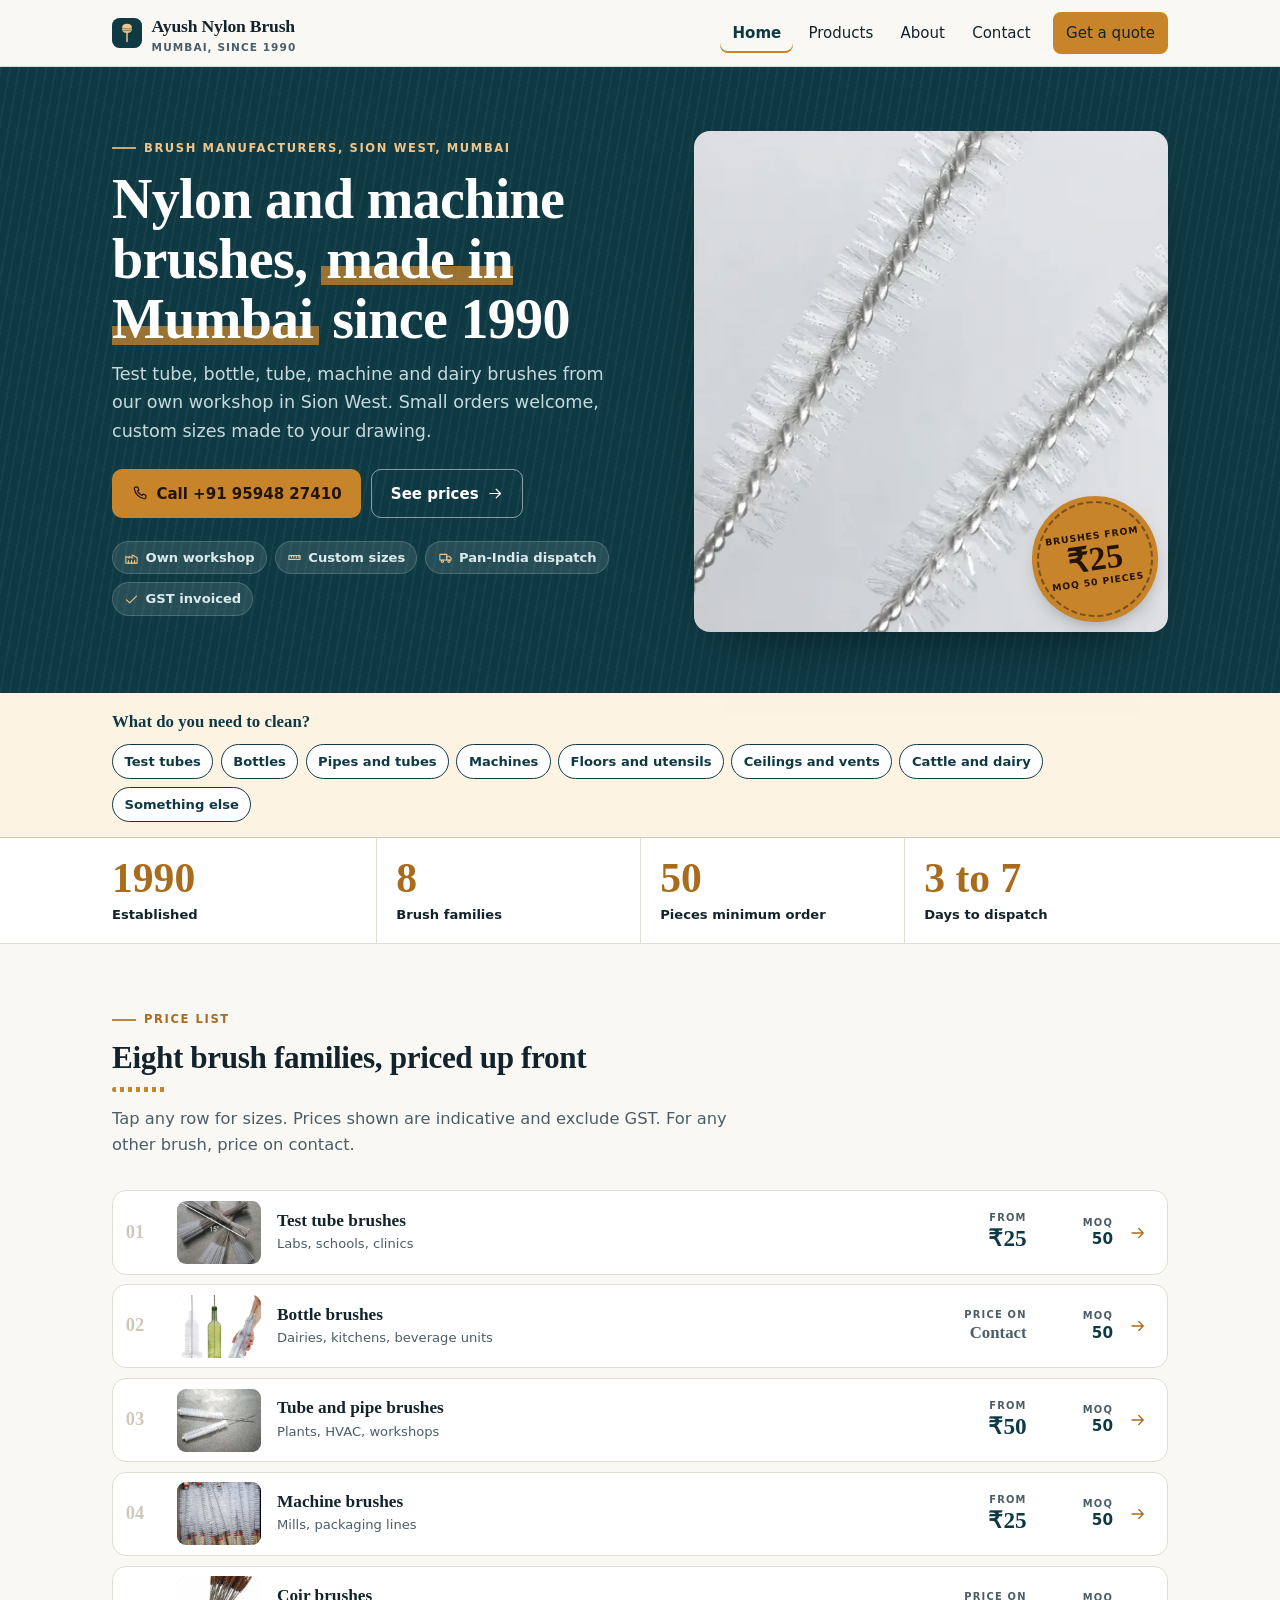
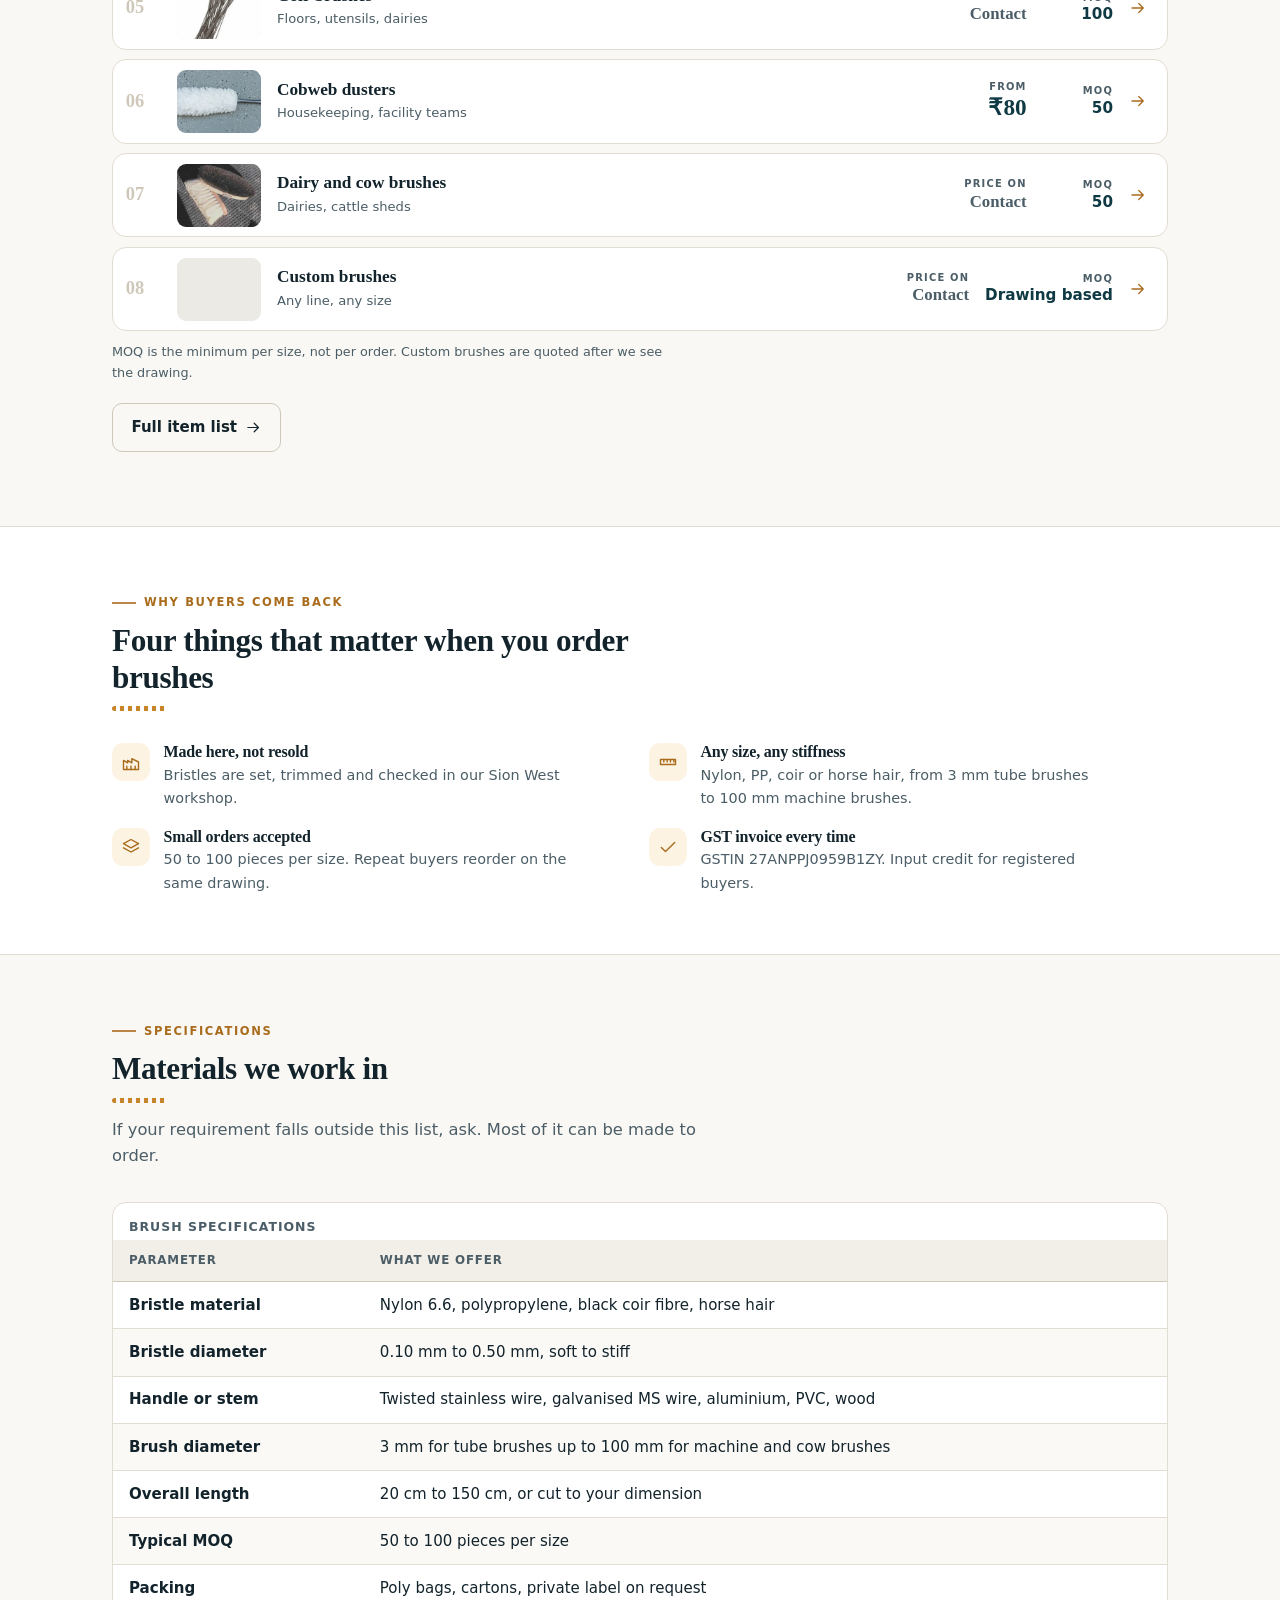
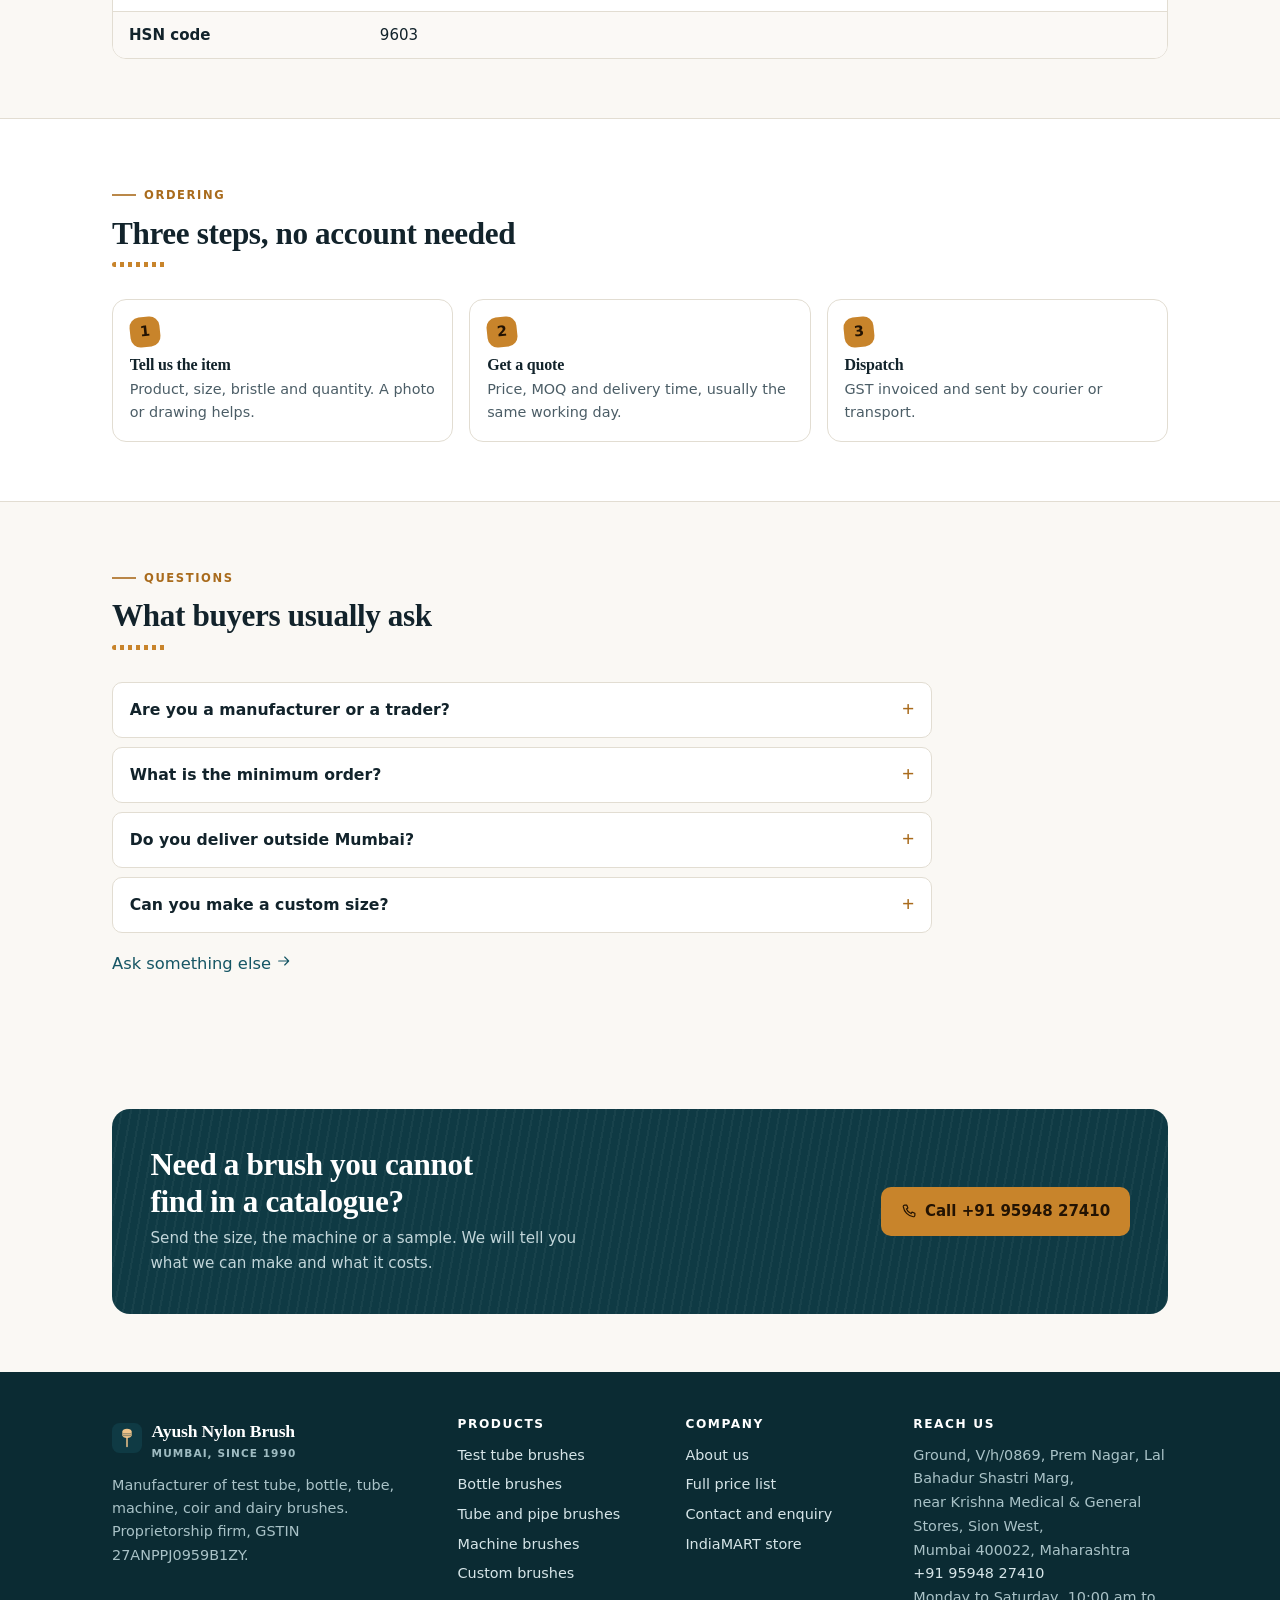
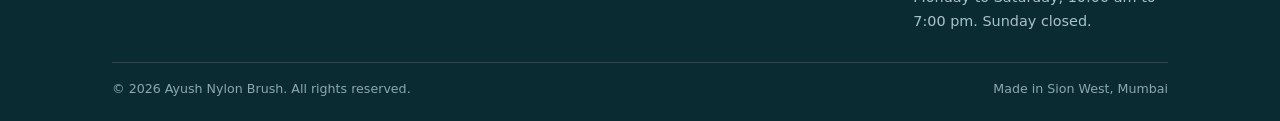
<file: index.html>
<!DOCTYPE html>
<html lang="en-IN">
<head>
<meta charset="utf-8">
<meta name="viewport" content="width=device-width, initial-scale=1">
<title>Nylon Brush Manufacturer in Mumbai | Ayush Nylon Brush</title>
<meta name="description" content="Ayush Nylon Brush makes test tube, bottle, tube, machine and coir brushes in Sion West, Mumbai since 1990. Prices from Rs 25, MOQ 50, GST invoiced.">
<link rel="canonical" href="https://www.ayushbrush.com/">
<meta name="robots" content="index, follow, max-image-preview:large">
<meta name="author" content="Ayush Nylon Brush">
<meta name="theme-color" content="#0f3a44">
<meta property="og:type" content="website">
<meta property="og:site_name" content="Ayush Nylon Brush">
<meta property="og:locale" content="en_IN">
<meta property="og:title" content="Nylon Brush Manufacturer in Mumbai | Ayush Nylon Brush">
<meta property="og:description" content="Ayush Nylon Brush makes test tube, bottle, tube, machine and coir brushes in Sion West, Mumbai since 1990. Prices from Rs 25, MOQ 50, GST invoiced.">
<meta property="og:url" content="https://www.ayushbrush.com/">
<meta property="og:image" content="https://www.ayushbrush.com/img/bristles-macro-960.jpg">
<meta property="og:image:alt" content="Ayush Nylon Brush, Sion West, Mumbai">
<meta name="twitter:card" content="summary_large_image">
<meta name="twitter:title" content="Nylon Brush Manufacturer in Mumbai | Ayush Nylon Brush">
<meta name="twitter:description" content="Ayush Nylon Brush makes test tube, bottle, tube, machine and coir brushes in Sion West, Mumbai since 1990. Prices from Rs 25, MOQ 50, GST invoiced.">
<meta name="twitter:image" content="https://www.ayushbrush.com/img/bristles-macro-960.jpg">
<link rel="icon" href="img/favicon.svg" type="image/svg+xml">
<link rel="apple-touch-icon" href="img/favicon.svg">
<link rel="preload" as="image" href="img/bristles-macro-960.webp" type="image/webp" fetchpriority="high">
<link rel="stylesheet" href="css/style.css">
<script type="application/ld+json">{"@context":"https://schema.org","@type":["LocalBusiness","Manufacturer"],"@id":"https://www.ayushbrush.com/#business","name":"Ayush Nylon Brush","alternateName":"Ayush Nylon Brush Mfg.","description":"Manufacturer of nylon test tube brushes, bottle brushes, tube and condenser brushes, machine brushes, coir brushes and dairy brushes in Sion West, Mumbai, since 1990.","url":"https://www.ayushbrush.com/","image":"https://www.ayushbrush.com/img/test-tube-brushes-960.jpg","logo":"https://www.ayushbrush.com/img/favicon.svg","telephone":"+917942960457","foundingDate":"1990","priceRange":"From 25 INR","currenciesAccepted":"INR","paymentAccepted":"Cash, UPI, Bank transfer","address":{"@type":"PostalAddress","streetAddress":"Ground, V/h/0869, Prem Nagar, Lal Bahadur Shastri Marg, near Krishna Medical & General Stores, Sion West","addressLocality":"Mumbai","addressRegion":"Maharashtra","postalCode":"400022","addressCountry":"IN"},"geo":{"@type":"GeoCoordinates","latitude":"19.052139","longitude":"72.865315"},"openingHours":"Mo-Sa 10:00-19:00","areaServed":[{"@type":"City","name":"Mumbai"},{"@type":"Country","name":"India"}],"sameAs":["https://www.indiamart.com/ayushnylonbrush/"],"hasMap":"https://www.google.com/maps/search/?api=1&query=19.052139,72.865315","makesOffer":[{"@type":"Offer","itemOffered":{"@type":"Product","name":"Laboratory and test tube brushes"}},{"@type":"Offer","itemOffered":{"@type":"Product","name":"Bottle and container brushes"}},{"@type":"Offer","itemOffered":{"@type":"Product","name":"Tube, pipe and condenser brushes"}},{"@type":"Offer","itemOffered":{"@type":"Product","name":"Machine and mill brushes"}},{"@type":"Offer","itemOffered":{"@type":"Product","name":"Coir and natural fibre brushes"}},{"@type":"Offer","itemOffered":{"@type":"Product","name":"Cobweb and duster brushes"}},{"@type":"Offer","itemOffered":{"@type":"Product","name":"Dairy and cattle brushes"}},{"@type":"Offer","itemOffered":{"@type":"Product","name":"Custom and OEM brushes"}}]}</script>
<script type="application/ld+json">{"@context":"https://schema.org","@type":"FAQPage","mainEntity":[{"@type":"Question","name":"Are you a manufacturer or a trader?","acceptedAnswer":{"@type":"Answer","text":"Manufacturer. We have made brushes in Sion West, Mumbai since 1990 and supply directly. We do not resell other brands."}},{"@type":"Question","name":"What is the minimum order?","acceptedAnswer":{"@type":"Answer","text":"50 to 100 pieces per size for catalogue items. For custom brushes made to a drawing, the minimum depends on tooling and is quoted case by case."}},{"@type":"Question","name":"Do you deliver outside Mumbai?","acceptedAnswer":{"@type":"Answer","text":"Yes. Small parcels go by courier and cartons by transport, usually 3 to 7 working days after confirmation."}},{"@type":"Question","name":"Can you make a custom size?","acceptedAnswer":{"@type":"Answer","text":"Yes. Send the length, brush diameter, bristle stiffness and handle material, or post a sample. We make nylon, PP, coir and horse hair brushes to order."}}]}</script>
</head>
<body>
<a class="skip" href="#main">Skip to content</a>
<header class="hdr">
  <div class="wrap">
    <a class="brand" href="index.html"><svg viewBox="0 0 32 32" width="30" height="30" aria-hidden="true"><rect width="32" height="32" rx="8" fill="#0f3a44"/><path d="M16 25V15" stroke="#f0c48a" stroke-width="1.6" stroke-linecap="round"/><path d="M11 9c0-1.7 2.2-3 5-3s5 1.3 5 3v4c0 1.7-2.2 3-5 3s-5-1.3-5-3z" fill="#f0c48a"/><path d="M11.6 11.5h8.8M11.6 13.5h8.8" stroke="#0f3a44" stroke-width=".9" opacity=".55"/></svg><span>Ayush Nylon Brush<small>Mumbai, since 1990</small></span></a>
    <button class="burger" type="button" aria-expanded="false" aria-controls="site-nav" aria-label="Open menu">
      <svg viewBox="0 0 24 24" fill="none" stroke-width="1.9" stroke-linecap="round"><path d="M4 7h16M4 12h16M4 17h16"/></svg>
    </button>
    <nav class="nav" id="site-nav" aria-label="Main">
        <a href="index.html" aria-current="page">Home</a>
        <a href="products.html">Products</a>
        <a href="about.html">About</a>
        <a href="contact.html">Contact</a>
        <a class="btn btn-primary" href="contact.html">Get a quote</a>
    </nav>
  </div>
</header>
<main id="main">

<section class="hero">
  <div class="wrap">
    <div>
      <p class="eyebrow">Brush manufacturers, Sion West, Mumbai</p>
      <h1>Nylon and machine brushes, <em>made in Mumbai</em> since 1990</h1>
      <p class="lead">Test tube, bottle, tube, machine and dairy brushes from our own workshop in Sion West. Small orders welcome, custom sizes made to your drawing.</p>
      <div class="hero-cta">
        <a class="btn btn-primary" href="tel:+917942960457"><svg viewBox="0 0 24 24" width="17" height="17" fill="none" stroke="currentColor" stroke-width="1.7" stroke-linecap="round" stroke-linejoin="round" aria-hidden="true"><path d="M6.6 3h3l1.5 4-2 1.4a12 12 0 0 0 6.5 6.5l1.4-2 4 1.5v3a2 2 0 0 1-2.2 2A17 17 0 0 1 4.6 5.2 2 2 0 0 1 6.6 3z"/></svg> Call +91 95948 27410</a>
        <a class="btn btn-outline-light" href="#prices">See prices <svg viewBox="0 0 24 24" width="17" height="17" fill="none" stroke="currentColor" stroke-width="1.7" stroke-linecap="round" stroke-linejoin="round" aria-hidden="true"><path d="M4 12h15M13 6l6 6-6 6"/></svg></a>
      </div>
      <ul class="hero-facts">
        <li><svg viewBox="0 0 24 24" width="15" height="15" fill="none" stroke="currentColor" stroke-width="1.7" stroke-linecap="round" stroke-linejoin="round" aria-hidden="true"><path d="M3 21V10l5 3V10l5 3V8l8 4v9z"/><path d="M7 21v-4M12 21v-4M17 21v-4"/></svg> Own workshop</li>
        <li><svg viewBox="0 0 24 24" width="15" height="15" fill="none" stroke="currentColor" stroke-width="1.7" stroke-linecap="round" stroke-linejoin="round" aria-hidden="true"><path d="M3 9h18v6H3z"/><path d="M7 9v3M11 9v3M15 9v3M19 9v3"/></svg> Custom sizes</li>
        <li><svg viewBox="0 0 24 24" width="15" height="15" fill="none" stroke="currentColor" stroke-width="1.7" stroke-linecap="round" stroke-linejoin="round" aria-hidden="true"><path d="M3 7h11v9H3z"/><path d="M14 10h4l3 3v3h-7z"/><circle cx="7" cy="18" r="1.8"/><circle cx="17.5" cy="18" r="1.8"/></svg> Pan-India dispatch</li>
        <li><svg viewBox="0 0 24 24" width="15" height="15" fill="none" stroke="currentColor" stroke-width="1.7" stroke-linecap="round" stroke-linejoin="round" aria-hidden="true"><path d="m4 12.5 5 5L20 6.5"/></svg> GST invoiced</li>
      </ul>
    </div>
    <figure class="hero-figure">
      <span class="stamp"><small>Brushes from</small><b>₹25</b><small>MOQ 50 pieces</small></span>
      <picture><source type="image/webp" srcset="img/bristles-macro-960.webp 960w, img/bristles-macro-960.webp 960w" sizes="(max-width:860px) 92vw, 520px"><img src="img/bristles-macro-960.jpg" srcset="img/bristles-macro-960.jpg 960w, img/bristles-macro-960.jpg 960w" sizes="(max-width:860px) 92vw, 520px" width="960" height="540" alt="Two nylon straw brushes with twisted wire handles on a white background" loading="eager" decoding="async" fetchpriority="high"></picture>
    </figure>
  </div>
</section>

<section class="finder" aria-label="Find your brush"><div class="wrap"><p class="finder-q">What do you need to clean?</p><div class="finder-list"><a href="products.html#laboratory">Test tubes</a><a href="products.html#bottle">Bottles</a><a href="products.html#tube">Pipes and tubes</a><a href="products.html#machine">Machines</a><a href="products.html#coir">Floors and utensils</a><a href="products.html#cobweb">Ceilings and vents</a><a href="products.html#dairy">Cattle and dairy</a><a href="products.html#custom">Something else</a></div></div></section>

<div class="facts">
  <div class="wrap">
    <ul>
      <li><b>1990</b><span>Established</span></li>
      <li><b>8</b><span>Brush families</span></li>
      <li><b>50</b><span>Pieces minimum order</span></li>
      <li><b>3 to 7</b><span>Days to dispatch</span></li>
    </ul>
  </div>
</div>

<section class="sec" id="prices">
  <div class="wrap">
    <div class="sec-head">
      <p class="eyebrow">Price list</p>
      <h2>Eight brush families, priced up front</h2>
      <p class="sec-lead">Tap any row for sizes. Prices shown are indicative and exclude GST. For any other brush, price on contact.</p>
    </div>
    <ul class="catalogue"><li><a class="cat-row" href="products.html#laboratory"><span class="cat-no">01</span><span class="cat-thumb"><picture><source type="image/webp" srcset="img/test-tube-brushes-480.webp 480w, img/test-tube-brushes-960.webp 960w" sizes="96px"><img src="img/test-tube-brushes-480.jpg" srcset="img/test-tube-brushes-480.jpg 480w, img/test-tube-brushes-960.jpg 960w" sizes="96px" width="480" height="360" alt="Bundle of white nylon test tube brushes fanned out beside a ruler" loading="lazy" decoding="async"></picture></span><span class="cat-main"><b>Test tube brushes</b><small>Labs, schools, clinics</small></span><span class="cat-price"><small>from</small>₹25</span><span class="cat-moq"><small>MOQ</small>50</span><svg viewBox="0 0 24 24" width="18" height="18" fill="none" stroke="currentColor" stroke-width="1.7" stroke-linecap="round" stroke-linejoin="round" aria-hidden="true"><path d="M4 12h15M13 6l6 6-6 6"/></svg></a></li><li><a class="cat-row" href="products.html#bottle"><span class="cat-no">02</span><span class="cat-thumb"><picture><source type="image/webp" srcset="img/bottle-cleaning-brush-480.webp 480w, img/bottle-cleaning-brush-960.webp 960w" sizes="96px"><img src="img/bottle-cleaning-brush-480.jpg" srcset="img/bottle-cleaning-brush-480.jpg 480w, img/bottle-cleaning-brush-960.jpg 960w" sizes="96px" width="480" height="360" alt="Bottle cleaning brush beside a green glass bottle and a hand cleaning a bottle" loading="lazy" decoding="async"></picture></span><span class="cat-main"><b>Bottle brushes</b><small>Dairies, kitchens, beverage units</small></span><span class="cat-price ask"><small>price on</small>Contact</span><span class="cat-moq"><small>MOQ</small>50</span><svg viewBox="0 0 24 24" width="18" height="18" fill="none" stroke="currentColor" stroke-width="1.7" stroke-linecap="round" stroke-linejoin="round" aria-hidden="true"><path d="M4 12h15M13 6l6 6-6 6"/></svg></a></li><li><a class="cat-row" href="products.html#tube"><span class="cat-no">03</span><span class="cat-thumb"><picture><source type="image/webp" srcset="img/tube-condenser-brush-480.webp 480w, img/tube-condenser-brush-960.webp 960w" sizes="96px"><img src="img/tube-condenser-brush-480.jpg" srcset="img/tube-condenser-brush-480.jpg 480w, img/tube-condenser-brush-960.jpg 960w" sizes="96px" width="480" height="360" alt="Two white nylon tube brushes with twisted wire handles on a grey surface" loading="lazy" decoding="async"></picture></span><span class="cat-main"><b>Tube and pipe brushes</b><small>Plants, HVAC, workshops</small></span><span class="cat-price"><small>from</small>₹50</span><span class="cat-moq"><small>MOQ</small>50</span><svg viewBox="0 0 24 24" width="18" height="18" fill="none" stroke="currentColor" stroke-width="1.7" stroke-linecap="round" stroke-linejoin="round" aria-hidden="true"><path d="M4 12h15M13 6l6 6-6 6"/></svg></a></li><li><a class="cat-row" href="products.html#machine"><span class="cat-no">04</span><span class="cat-thumb"><picture><source type="image/webp" srcset="img/machine-strip-brush-480.webp 480w, img/machine-strip-brush-960.webp 960w" sizes="96px"><img src="img/machine-strip-brush-480.jpg" srcset="img/machine-strip-brush-480.jpg 480w, img/machine-strip-brush-960.jpg 960w" sizes="96px" width="480" height="360" alt="White nylon brushes with red tips packed in a box for bulk supply" loading="lazy" decoding="async"></picture></span><span class="cat-main"><b>Machine brushes</b><small>Mills, packaging lines</small></span><span class="cat-price"><small>from</small>₹25</span><span class="cat-moq"><small>MOQ</small>50</span><svg viewBox="0 0 24 24" width="18" height="18" fill="none" stroke="currentColor" stroke-width="1.7" stroke-linecap="round" stroke-linejoin="round" aria-hidden="true"><path d="M4 12h15M13 6l6 6-6 6"/></svg></a></li><li><a class="cat-row" href="products.html#coir"><span class="cat-no">05</span><span class="cat-thumb"><picture><source type="image/webp" srcset="img/coir-fibre-brush-480.webp 480w, img/coir-fibre-brush-960.webp 960w" sizes="96px"><img src="img/coir-fibre-brush-480.jpg" srcset="img/coir-fibre-brush-480.jpg 480w, img/coir-fibre-brush-960.jpg 960w" sizes="96px" width="480" height="360" alt="Bundle of natural brown fibre brushes with twisted wire handles" loading="lazy" decoding="async"></picture></span><span class="cat-main"><b>Coir brushes</b><small>Floors, utensils, dairies</small></span><span class="cat-price ask"><small>price on</small>Contact</span><span class="cat-moq"><small>MOQ</small>100</span><svg viewBox="0 0 24 24" width="18" height="18" fill="none" stroke="currentColor" stroke-width="1.7" stroke-linecap="round" stroke-linejoin="round" aria-hidden="true"><path d="M4 12h15M13 6l6 6-6 6"/></svg></a></li><li><a class="cat-row" href="products.html#cobweb"><span class="cat-no">06</span><span class="cat-thumb"><picture><source type="image/webp" srcset="img/cobweb-duster-brush-480.webp 480w, img/cobweb-duster-brush-960.webp 960w" sizes="96px"><img src="img/cobweb-duster-brush-480.jpg" srcset="img/cobweb-duster-brush-480.jpg 480w, img/cobweb-duster-brush-960.jpg 960w" sizes="96px" width="480" height="360" alt="Soft white cobweb duster brush with plastic handle on a grey surface" loading="lazy" decoding="async"></picture></span><span class="cat-main"><b>Cobweb dusters</b><small>Housekeeping, facility teams</small></span><span class="cat-price"><small>from</small>₹80</span><span class="cat-moq"><small>MOQ</small>50</span><svg viewBox="0 0 24 24" width="18" height="18" fill="none" stroke="currentColor" stroke-width="1.7" stroke-linecap="round" stroke-linejoin="round" aria-hidden="true"><path d="M4 12h15M13 6l6 6-6 6"/></svg></a></li><li><a class="cat-row" href="products.html#dairy"><span class="cat-no">07</span><span class="cat-thumb"><picture><source type="image/webp" srcset="img/cattle-grooming-brush-480.webp 480w, img/cattle-grooming-brush-960.webp 960w" sizes="96px"><img src="img/cattle-grooming-brush-480.jpg" srcset="img/cattle-grooming-brush-480.jpg 480w, img/cattle-grooming-brush-960.jpg 960w" sizes="96px" width="480" height="360" alt="Two stiff grooming brushes, one natural fibre and one nylon, used for cattle grooming" loading="lazy" decoding="async"></picture></span><span class="cat-main"><b>Dairy and cow brushes</b><small>Dairies, cattle sheds</small></span><span class="cat-price ask"><small>price on</small>Contact</span><span class="cat-moq"><small>MOQ</small>50</span><svg viewBox="0 0 24 24" width="18" height="18" fill="none" stroke="currentColor" stroke-width="1.7" stroke-linecap="round" stroke-linejoin="round" aria-hidden="true"><path d="M4 12h15M13 6l6 6-6 6"/></svg></a></li><li><a class="cat-row" href="products.html#custom"><span class="cat-no">08</span><span class="cat-thumb"><picture><source type="image/webp" srcset="img/bristles-macro-480.webp 480w, img/bristles-macro-960.webp 960w" sizes="96px"><img src="img/bristles-macro-480.jpg" srcset="img/bristles-macro-480.jpg 480w, img/bristles-macro-960.jpg 960w" sizes="96px" width="480" height="360" alt="Two nylon straw brushes with twisted wire handles on a white background" loading="lazy" decoding="async"></picture></span><span class="cat-main"><b>Custom brushes</b><small>Any line, any size</small></span><span class="cat-price ask"><small>price on</small>Contact</span><span class="cat-moq"><small>MOQ</small>Drawing based</span><svg viewBox="0 0 24 24" width="18" height="18" fill="none" stroke="currentColor" stroke-width="1.7" stroke-linecap="round" stroke-linejoin="round" aria-hidden="true"><path d="M4 12h15M13 6l6 6-6 6"/></svg></a></li></ul>
    <p class="tnote">MOQ is the minimum per size, not per order. Custom brushes are quoted after we see the drawing.</p>
    <p style="margin-top:1.2rem"><a class="btn btn-ghost" href="products.html">Full item list <svg viewBox="0 0 24 24" width="16" height="16" fill="none" stroke="currentColor" stroke-width="1.7" stroke-linecap="round" stroke-linejoin="round" aria-hidden="true"><path d="M4 12h15M13 6l6 6-6 6"/></svg></a></p>
  </div>
</section>

<section class="sec sec-alt">
  <div class="wrap">
    <div class="sec-head">
      <p class="eyebrow">Why buyers come back</p>
      <h2>Four things that matter when you order brushes</h2>
    </div>
    <ul class="feats g2" style="grid-template-columns:repeat(2,1fr)">
      <li class="feat"><svg viewBox="0 0 24 24" width="20" height="20" fill="none" stroke="currentColor" stroke-width="1.7" stroke-linecap="round" stroke-linejoin="round" aria-hidden="true"><path d="M3 21V10l5 3V10l5 3V8l8 4v9z"/><path d="M7 21v-4M12 21v-4M17 21v-4"/></svg><div><h3>Made here, not resold</h3><p>Bristles are set, trimmed and checked in our Sion West workshop.</p></div></li><li class="feat"><svg viewBox="0 0 24 24" width="20" height="20" fill="none" stroke="currentColor" stroke-width="1.7" stroke-linecap="round" stroke-linejoin="round" aria-hidden="true"><path d="M3 9h18v6H3z"/><path d="M7 9v3M11 9v3M15 9v3M19 9v3"/></svg><div><h3>Any size, any stiffness</h3><p>Nylon, PP, coir or horse hair, from 3 mm tube brushes to 100 mm machine brushes.</p></div></li><li class="feat"><svg viewBox="0 0 24 24" width="20" height="20" fill="none" stroke="currentColor" stroke-width="1.7" stroke-linecap="round" stroke-linejoin="round" aria-hidden="true"><path d="m12 3 9 5-9 5-9-5 9-5z"/><path d="m3 13 9 5 9-5"/></svg><div><h3>Small orders accepted</h3><p>50 to 100 pieces per size. Repeat buyers reorder on the same drawing.</p></div></li><li class="feat"><svg viewBox="0 0 24 24" width="20" height="20" fill="none" stroke="currentColor" stroke-width="1.7" stroke-linecap="round" stroke-linejoin="round" aria-hidden="true"><path d="m4 12.5 5 5L20 6.5"/></svg><div><h3>GST invoice every time</h3><p>GSTIN 27ANPPJ0959B1ZY. Input credit for registered buyers.</p></div></li>
    </ul>
  </div>
</section>

<section class="sec">
  <div class="wrap">
    <div class="sec-head">
      <p class="eyebrow">Specifications</p>
      <h2>Materials we work in</h2>
      <p class="sec-lead">If your requirement falls outside this list, ask. Most of it can be made to order.</p>
    </div>
    <div class="pricewrap">
      <table class="stack">
        <caption>Brush specifications</caption>
        <thead><tr><th scope="col">Parameter</th><th scope="col">What we offer</th></tr></thead>
        <tbody>
          <tr><td>Bristle material</td><td>Nylon 6.6, polypropylene, black coir fibre, horse hair</td></tr>
          <tr><td>Bristle diameter</td><td>0.10 mm to 0.50 mm, soft to stiff</td></tr>
          <tr><td>Handle or stem</td><td>Twisted stainless wire, galvanised MS wire, aluminium, PVC, wood</td></tr>
          <tr><td>Brush diameter</td><td>3 mm for tube brushes up to 100 mm for machine and cow brushes</td></tr>
          <tr><td>Overall length</td><td>20 cm to 150 cm, or cut to your dimension</td></tr>
          <tr><td>Typical MOQ</td><td>50 to 100 pieces per size</td></tr>
          <tr><td>Packing</td><td>Poly bags, cartons, private label on request</td></tr>
          <tr><td>HSN code</td><td>9603</td></tr>
        </tbody>
      </table>
    </div>
  </div>
</section>

<section class="sec sec-alt">
  <div class="wrap">
    <div class="sec-head">
      <p class="eyebrow">Ordering</p>
      <h2>Three steps, no account needed</h2>
    </div>
    <ol class="steps">
      <li><h3>Tell us the item</h3><p>Product, size, bristle and quantity. A photo or drawing helps.</p></li>
      <li><h3>Get a quote</h3><p>Price, MOQ and delivery time, usually the same working day.</p></li>
      <li><h3>Dispatch</h3><p>GST invoiced and sent by courier or transport.</p></li>
    </ol>
  </div>
</section>

<section class="sec">
  <div class="wrap">
    <div class="sec-head">
      <p class="eyebrow">Questions</p>
      <h2>What buyers usually ask</h2>
    </div>
    <div class="faq"><details><summary>Are you a manufacturer or a trader?</summary><p>Manufacturer. We have made brushes in Sion West, Mumbai since 1990 and supply directly. We do not resell other brands.</p></details><details><summary>What is the minimum order?</summary><p>50 to 100 pieces per size for catalogue items. For custom brushes made to a drawing, the minimum depends on tooling and is quoted case by case.</p></details><details><summary>Do you deliver outside Mumbai?</summary><p>Yes. Small parcels go by courier and cartons by transport, usually 3 to 7 working days after confirmation.</p></details><details><summary>Can you make a custom size?</summary><p>Yes. Send the length, brush diameter, bristle stiffness and handle material, or post a sample. We make nylon, PP, coir and horse hair brushes to order.</p></details></div>
    <p style="margin-top:1.1rem"><a href="contact.html">Ask something else <svg viewBox="0 0 24 24" width="16" height="16" fill="none" stroke="currentColor" stroke-width="1.7" stroke-linecap="round" stroke-linejoin="round" aria-hidden="true"><path d="M4 12h15M13 6l6 6-6 6"/></svg></a></p>
  </div>
</section>

<section class="sec"><div class="wrap"><div class="band"><div><h2>Need a brush you cannot find in a catalogue?</h2><p>Send the size, the machine or a sample. We will tell you what we can make and what it costs.</p></div><div class="hero-cta"><a class="btn btn-primary" href="tel:+917942960457"><svg viewBox="0 0 24 24" width="17" height="17" fill="none" stroke="currentColor" stroke-width="1.7" stroke-linecap="round" stroke-linejoin="round" aria-hidden="true"><path d="M6.6 3h3l1.5 4-2 1.4a12 12 0 0 0 6.5 6.5l1.4-2 4 1.5v3a2 2 0 0 1-2.2 2A17 17 0 0 1 4.6 5.2 2 2 0 0 1 6.6 3z"/></svg> Call +91 95948 27410</a></div></div></div></section></main>
<footer class="ftr">
  <div class="wrap">
    <div class="ftr-grid">
      <div>
        <a class="brand" href="index.html" style="color:#fff"><svg viewBox="0 0 32 32" width="30" height="30" aria-hidden="true"><rect width="32" height="32" rx="8" fill="#0f3a44"/><path d="M16 25V15" stroke="#f0c48a" stroke-width="1.6" stroke-linecap="round"/><path d="M11 9c0-1.7 2.2-3 5-3s5 1.3 5 3v4c0 1.7-2.2 3-5 3s-5-1.3-5-3z" fill="#f0c48a"/><path d="M11.6 11.5h8.8M11.6 13.5h8.8" stroke="#0f3a44" stroke-width=".9" opacity=".55"/></svg><span style="color:#fff">Ayush Nylon Brush<small style="color:#9fbcc2">Mumbai, since 1990</small></span></a>
        <p style="margin:.9rem 0 0;max-width:34ch">Manufacturer of test tube, bottle, tube, machine, coir and dairy brushes. Proprietorship firm, GSTIN 27ANPPJ0959B1ZY.</p>
      </div>
      <div>
        <h3>Products</h3>
        <ul>
          <li><a href="products.html#laboratory">Test tube brushes</a></li>
          <li><a href="products.html#bottle">Bottle brushes</a></li>
          <li><a href="products.html#tube">Tube and pipe brushes</a></li>
          <li><a href="products.html#machine">Machine brushes</a></li>
          <li><a href="products.html#custom">Custom brushes</a></li>
        </ul>
      </div>
      <div>
        <h3>Company</h3>
        <ul>
          <li><a href="about.html">About us</a></li>
          <li><a href="products.html">Full price list</a></li>
          <li><a href="contact.html">Contact and enquiry</a></li>
          <li><a href="https://www.indiamart.com/ayushnylonbrush/" rel="noopener nofollow" target="_blank">IndiaMART store</a></li>
        </ul>
      </div>
      <div>
        <h3>Reach us</h3>
        <address>
          Ground, V/h/0869, Prem Nagar, Lal Bahadur Shastri Marg,<br>
          near Krishna Medical & General Stores, Sion West,<br>
          Mumbai 400022, Maharashtra<br>
          <a href="tel:+917942960457">+91 95948 27410</a><br>
          Monday to Saturday, 10:00 am to 7:00 pm. Sunday closed.
        </address>
      </div>
    </div>
    <div class="ftr-bottom">
      <span>&copy; 2026 Ayush Nylon Brush. All rights reserved.</span>
      <span>Made in Sion West, Mumbai</span>
    </div>
  </div>
</footer>
<div class="mobile-cta">
  <a class="btn btn-ghost" href="tel:+917942960457"><svg viewBox="0 0 24 24" width="16" height="16" fill="none" stroke="currentColor" stroke-width="1.7" stroke-linecap="round" stroke-linejoin="round" aria-hidden="true"><path d="M6.6 3h3l1.5 4-2 1.4a12 12 0 0 0 6.5 6.5l1.4-2 4 1.5v3a2 2 0 0 1-2.2 2A17 17 0 0 1 4.6 5.2 2 2 0 0 1 6.6 3z"/></svg> Call</a>
  <a class="btn btn-primary" href="contact.html">Get a quote</a>
</div>
<script>
(function(){var b=document.querySelector('.burger'),n=document.getElementById('site-nav');
if(!b||!n)return;b.addEventListener('click',function(){var o=n.classList.toggle('open');
b.setAttribute('aria-expanded',o);});
n.addEventListener('click',function(e){if(e.target.tagName==='A'){n.classList.remove('open');b.setAttribute('aria-expanded','false');}});})();
</script>
</body>
</html>
</file>
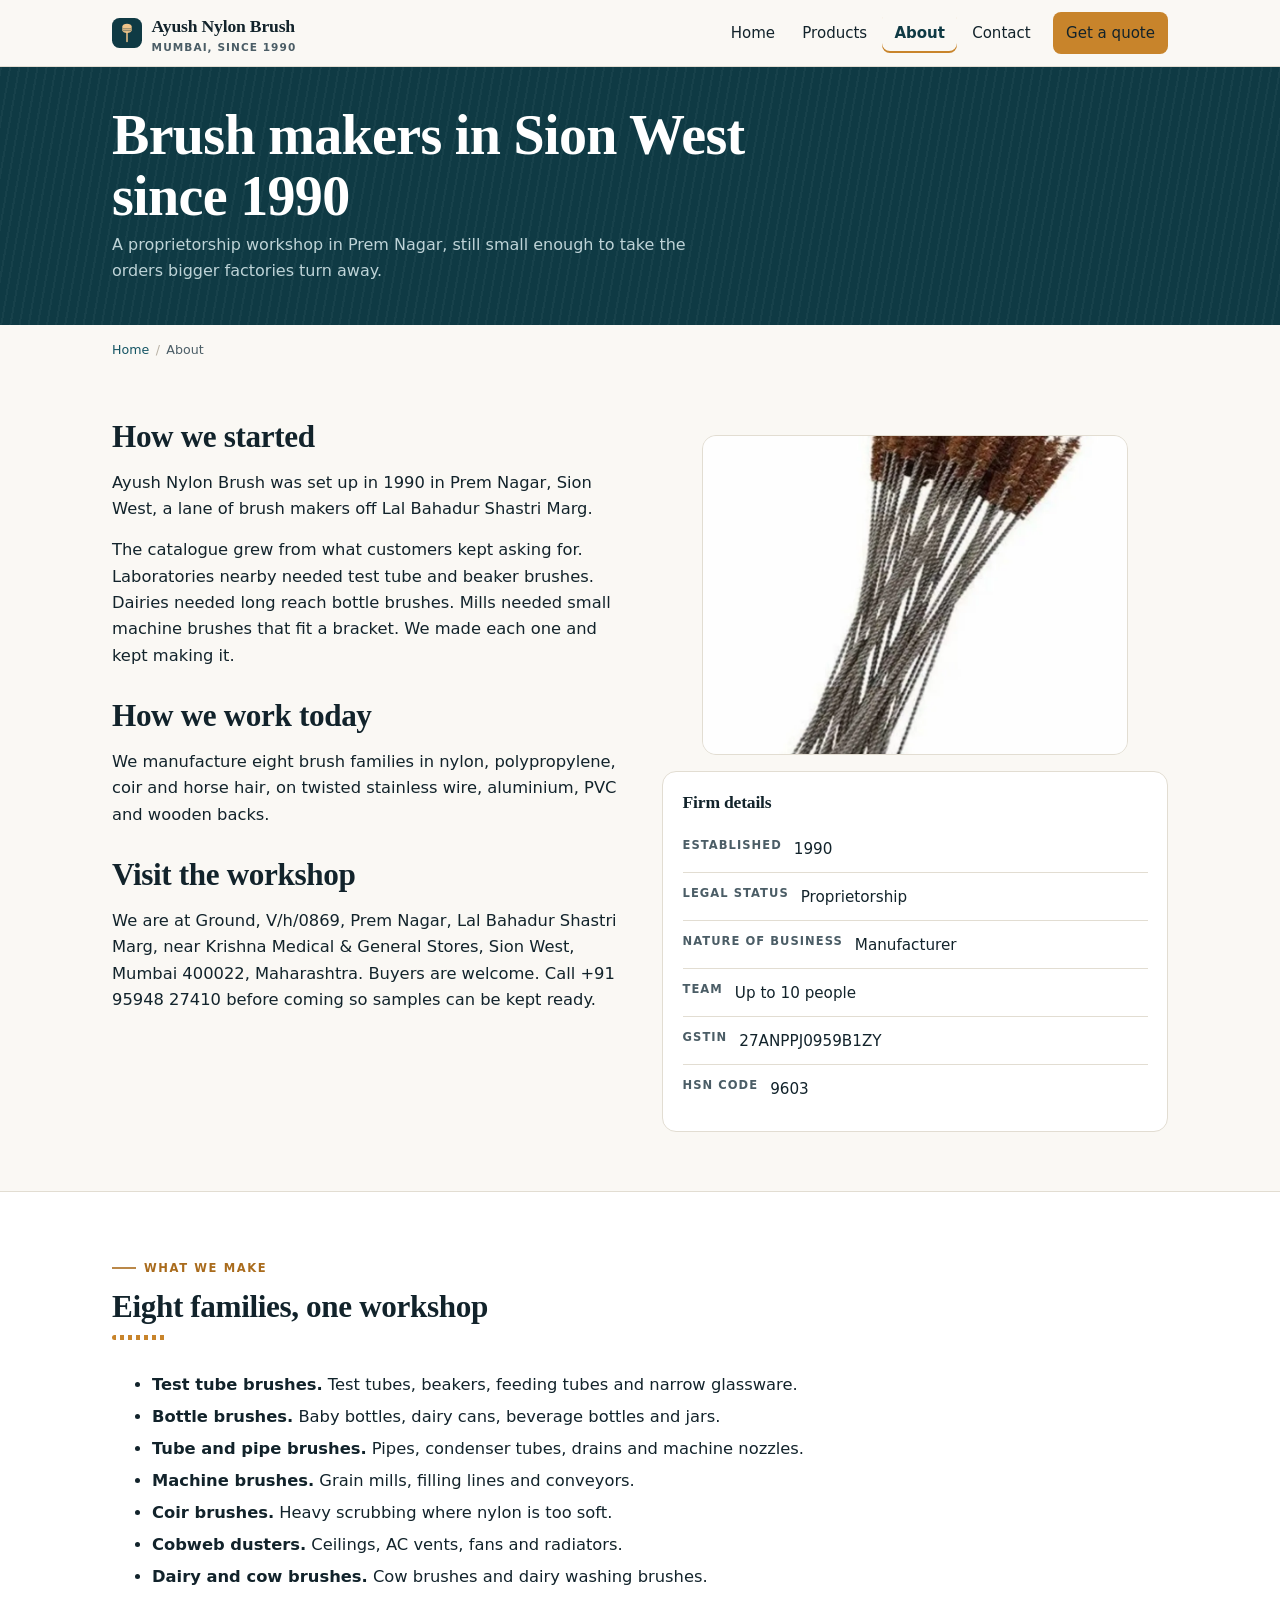
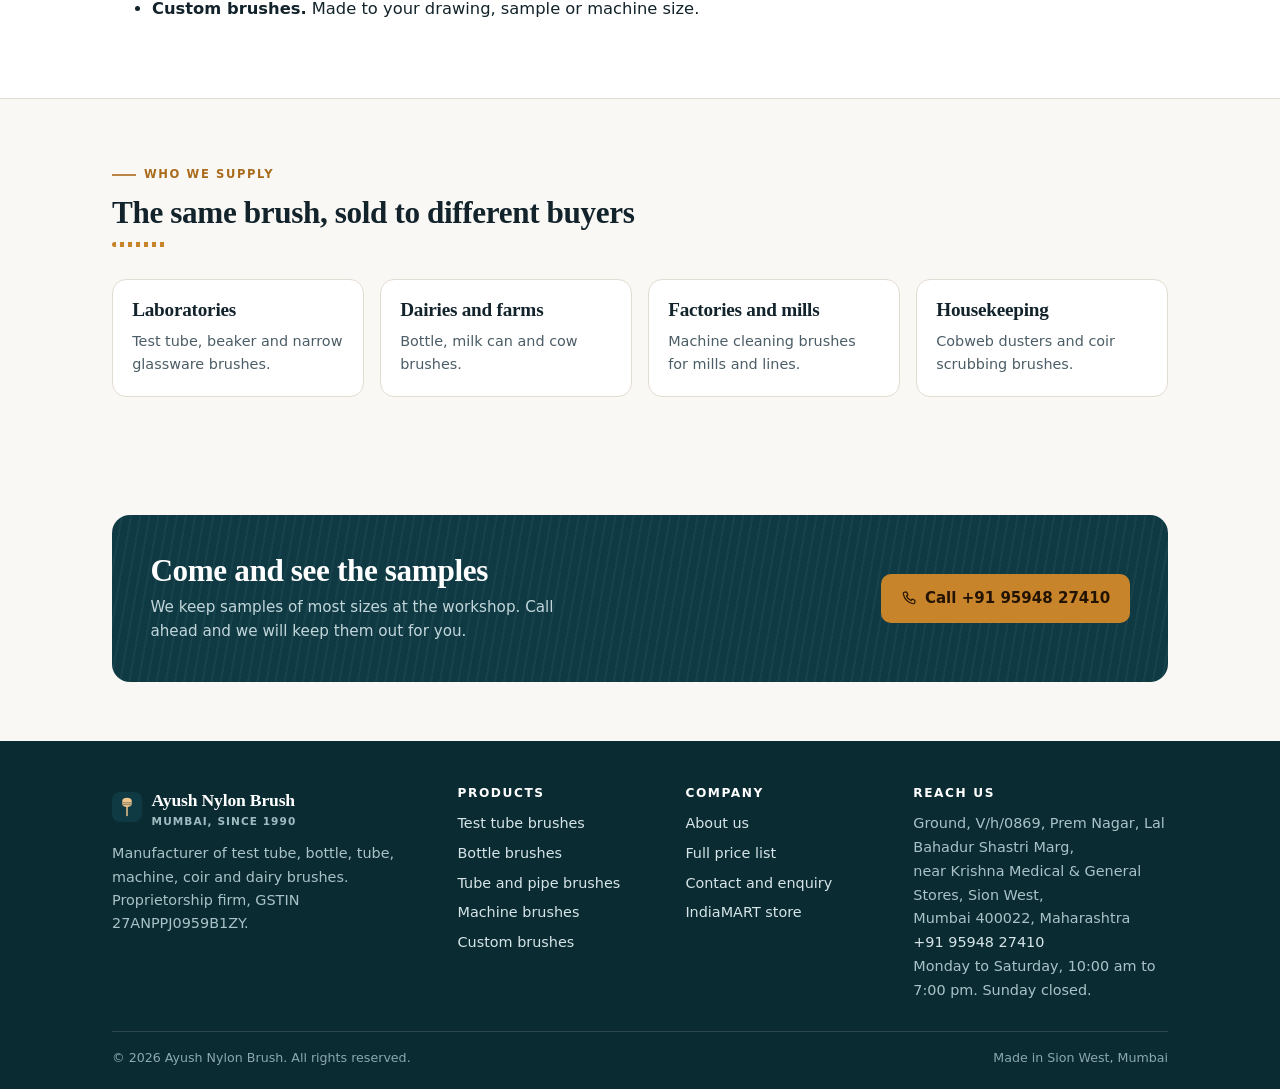
<file: about.html>
<!DOCTYPE html>
<html lang="en-IN">
<head>
<meta charset="utf-8">
<meta name="viewport" content="width=device-width, initial-scale=1">
<title>About Us: Brush Makers in Sion West, Mumbai Since 1990</title>
<meta name="description" content="Ayush Nylon Brush is a proprietorship brush manufacturer set up in 1990 in Prem Nagar, Sion West, Mumbai. Eight brush families made in-house.">
<link rel="canonical" href="https://www.ayushbrush.com/about.html">
<meta name="robots" content="index, follow, max-image-preview:large">
<meta name="author" content="Ayush Nylon Brush">
<meta name="theme-color" content="#0f3a44">
<meta property="og:type" content="website">
<meta property="og:site_name" content="Ayush Nylon Brush">
<meta property="og:locale" content="en_IN">
<meta property="og:title" content="About Us: Brush Makers in Sion West, Mumbai Since 1990">
<meta property="og:description" content="Ayush Nylon Brush is a proprietorship brush manufacturer set up in 1990 in Prem Nagar, Sion West, Mumbai. Eight brush families made in-house.">
<meta property="og:url" content="https://www.ayushbrush.com/about.html">
<meta property="og:image" content="https://www.ayushbrush.com/img/coir-fibre-brush-960.jpg">
<meta property="og:image:alt" content="Ayush Nylon Brush, Sion West, Mumbai">
<meta name="twitter:card" content="summary_large_image">
<meta name="twitter:title" content="About Us: Brush Makers in Sion West, Mumbai Since 1990">
<meta name="twitter:description" content="Ayush Nylon Brush is a proprietorship brush manufacturer set up in 1990 in Prem Nagar, Sion West, Mumbai. Eight brush families made in-house.">
<meta name="twitter:image" content="https://www.ayushbrush.com/img/coir-fibre-brush-960.jpg">
<link rel="icon" href="img/favicon.svg" type="image/svg+xml">
<link rel="apple-touch-icon" href="img/favicon.svg">

<link rel="stylesheet" href="css/style.css">
<script type="application/ld+json">{"@context":"https://schema.org","@type":["LocalBusiness","Manufacturer"],"@id":"https://www.ayushbrush.com/#business","name":"Ayush Nylon Brush","alternateName":"Ayush Nylon Brush Mfg.","description":"Manufacturer of nylon test tube brushes, bottle brushes, tube and condenser brushes, machine brushes, coir brushes and dairy brushes in Sion West, Mumbai, since 1990.","url":"https://www.ayushbrush.com/","image":"https://www.ayushbrush.com/img/test-tube-brushes-960.jpg","logo":"https://www.ayushbrush.com/img/favicon.svg","telephone":"+917942960457","foundingDate":"1990","priceRange":"From 25 INR","currenciesAccepted":"INR","paymentAccepted":"Cash, UPI, Bank transfer","address":{"@type":"PostalAddress","streetAddress":"Ground, V/h/0869, Prem Nagar, Lal Bahadur Shastri Marg, near Krishna Medical & General Stores, Sion West","addressLocality":"Mumbai","addressRegion":"Maharashtra","postalCode":"400022","addressCountry":"IN"},"geo":{"@type":"GeoCoordinates","latitude":"19.052139","longitude":"72.865315"},"openingHours":"Mo-Sa 10:00-19:00","areaServed":[{"@type":"City","name":"Mumbai"},{"@type":"Country","name":"India"}],"sameAs":["https://www.indiamart.com/ayushnylonbrush/"],"hasMap":"https://www.google.com/maps/search/?api=1&query=19.052139,72.865315","makesOffer":[{"@type":"Offer","itemOffered":{"@type":"Product","name":"Laboratory and test tube brushes"}},{"@type":"Offer","itemOffered":{"@type":"Product","name":"Bottle and container brushes"}},{"@type":"Offer","itemOffered":{"@type":"Product","name":"Tube, pipe and condenser brushes"}},{"@type":"Offer","itemOffered":{"@type":"Product","name":"Machine and mill brushes"}},{"@type":"Offer","itemOffered":{"@type":"Product","name":"Coir and natural fibre brushes"}},{"@type":"Offer","itemOffered":{"@type":"Product","name":"Cobweb and duster brushes"}},{"@type":"Offer","itemOffered":{"@type":"Product","name":"Dairy and cattle brushes"}},{"@type":"Offer","itemOffered":{"@type":"Product","name":"Custom and OEM brushes"}}]}</script>
<script type="application/ld+json">{"@context":"https://schema.org","@type":"BreadcrumbList","itemListElement":[{"@type":"ListItem","position":1,"name":"Home","item":"https://www.ayushbrush.com/"},{"@type":"ListItem","position":2,"name":"About","item":"https://www.ayushbrush.com/about.html"}]}</script>
</head>
<body>
<a class="skip" href="#main">Skip to content</a>
<header class="hdr">
  <div class="wrap">
    <a class="brand" href="index.html"><svg viewBox="0 0 32 32" width="30" height="30" aria-hidden="true"><rect width="32" height="32" rx="8" fill="#0f3a44"/><path d="M16 25V15" stroke="#f0c48a" stroke-width="1.6" stroke-linecap="round"/><path d="M11 9c0-1.7 2.2-3 5-3s5 1.3 5 3v4c0 1.7-2.2 3-5 3s-5-1.3-5-3z" fill="#f0c48a"/><path d="M11.6 11.5h8.8M11.6 13.5h8.8" stroke="#0f3a44" stroke-width=".9" opacity=".55"/></svg><span>Ayush Nylon Brush<small>Mumbai, since 1990</small></span></a>
    <button class="burger" type="button" aria-expanded="false" aria-controls="site-nav" aria-label="Open menu">
      <svg viewBox="0 0 24 24" fill="none" stroke-width="1.9" stroke-linecap="round"><path d="M4 7h16M4 12h16M4 17h16"/></svg>
    </button>
    <nav class="nav" id="site-nav" aria-label="Main">
        <a href="index.html">Home</a>
        <a href="products.html">Products</a>
        <a href="about.html" aria-current="page">About</a>
        <a href="contact.html">Contact</a>
        <a class="btn btn-primary" href="contact.html">Get a quote</a>
    </nav>
  </div>
</header>
<main id="main">

<section class="page-head"><div class="wrap">
  <h1>Brush makers in Sion West since 1990</h1>
  <p>A proprietorship workshop in Prem Nagar, still small enough to take the orders bigger factories turn away.</p>
</div></section>
<nav class="crumbs" aria-label="Breadcrumb"><div class="wrap"><ol><li><a href="index.html">Home</a></li><li aria-current="page">About</li></ol></div></nav>
<section class="sec">
  <div class="wrap">
    <div class="grid g2" style="align-items:start;gap:clamp(1.4rem,4vw,2.8rem)">
      <div class="prose">
        <h2>How we started</h2>
        <p>Ayush Nylon Brush was set up in 1990 in Prem Nagar, Sion West, a lane of brush makers off Lal Bahadur Shastri Marg.</p>
        <p>The catalogue grew from what customers kept asking for. Laboratories nearby needed test tube and beaker brushes. Dairies needed long reach bottle brushes. Mills needed small machine brushes that fit a bracket. We made each one and kept making it.</p>
        <h2>How we work today</h2>
        <p>We manufacture eight brush families in nylon, polypropylene, coir and horse hair, on twisted stainless wire, aluminium, PVC and wooden backs.</p>
        <h2>Visit the workshop</h2>
        <p>We are at Ground, V/h/0869, Prem Nagar, Lal Bahadur Shastri Marg, near Krishna Medical & General Stores, Sion West, Mumbai 400022, Maharashtra. Buyers are welcome. Call +91 95948 27410 before coming so samples can be kept ready.</p>
      </div>
      <div>
        <figure class="pcat" style="padding:0;border:0">
          <div style="border:1px solid var(--line);border-radius:var(--radius);overflow:hidden;background:#eceae4">
            <picture><source type="image/webp" srcset="img/coir-fibre-brush-960.webp 960w, img/coir-fibre-brush-960.webp 960w" sizes="(max-width:860px) 92vw, 460px"><img src="img/coir-fibre-brush-960.jpg" srcset="img/coir-fibre-brush-960.jpg 960w, img/coir-fibre-brush-960.jpg 960w" sizes="(max-width:860px) 92vw, 460px" width="960" height="720" alt="Bundle of natural brown fibre brushes with twisted wire handles" loading="lazy" decoding="async"></picture>
          </div>
        </figure>
        <div class="info-block" style="margin-top:1rem">
          <h2>Firm details</h2>
          <dl style="margin:0">
            <div class="info-row"><dt>Established</dt><dd>1990</dd></div>
            <div class="info-row"><dt>Legal status</dt><dd>Proprietorship</dd></div>
            <div class="info-row"><dt>Nature of business</dt><dd>Manufacturer</dd></div>
            <div class="info-row"><dt>Team</dt><dd>Up to 10 people</dd></div>
            <div class="info-row"><dt>GSTIN</dt><dd>27ANPPJ0959B1ZY</dd></div>
            <div class="info-row"><dt>HSN code</dt><dd>9603</dd></div>
          </dl>
        </div>
      </div>
    </div>
  </div>
</section>

<section class="sec sec-alt">
  <div class="wrap">
    <div class="sec-head">
      <p class="eyebrow">What we make</p>
      <h2>Eight families, one workshop</h2>
    </div>
    <ul class="prose" style="max-width:70ch"><li><strong>Test tube brushes.</strong> Test tubes, beakers, feeding tubes and narrow glassware.</li><li><strong>Bottle brushes.</strong> Baby bottles, dairy cans, beverage bottles and jars.</li><li><strong>Tube and pipe brushes.</strong> Pipes, condenser tubes, drains and machine nozzles.</li><li><strong>Machine brushes.</strong> Grain mills, filling lines and conveyors.</li><li><strong>Coir brushes.</strong> Heavy scrubbing where nylon is too soft.</li><li><strong>Cobweb dusters.</strong> Ceilings, AC vents, fans and radiators.</li><li><strong>Dairy and cow brushes.</strong> Cow brushes and dairy washing brushes.</li><li><strong>Custom brushes.</strong> Made to your drawing, sample or machine size.</li></ul>
  </div>
</section>

<section class="sec">
  <div class="wrap">
    <div class="sec-head">
      <p class="eyebrow">Who we supply</p>
      <h2>The same brush, sold to different buyers</h2>
    </div>
    <div class="grid g4">
      <div class="info-block"><h3>Laboratories</h3><p style="margin:0;font-size:.9rem;color:var(--muted)">Test tube, beaker and narrow glassware brushes.</p></div>
      <div class="info-block"><h3>Dairies and farms</h3><p style="margin:0;font-size:.9rem;color:var(--muted)">Bottle, milk can and cow brushes.</p></div>
      <div class="info-block"><h3>Factories and mills</h3><p style="margin:0;font-size:.9rem;color:var(--muted)">Machine cleaning brushes for mills and lines.</p></div>
      <div class="info-block"><h3>Housekeeping</h3><p style="margin:0;font-size:.9rem;color:var(--muted)">Cobweb dusters and coir scrubbing brushes.</p></div>
    </div>
  </div>
</section>

<section class="sec"><div class="wrap"><div class="band"><div><h2>Come and see the samples</h2><p>We keep samples of most sizes at the workshop. Call ahead and we will keep them out for you.</p></div><div class="hero-cta"><a class="btn btn-primary" href="tel:+917942960457"><svg viewBox="0 0 24 24" width="17" height="17" fill="none" stroke="currentColor" stroke-width="1.7" stroke-linecap="round" stroke-linejoin="round" aria-hidden="true"><path d="M6.6 3h3l1.5 4-2 1.4a12 12 0 0 0 6.5 6.5l1.4-2 4 1.5v3a2 2 0 0 1-2.2 2A17 17 0 0 1 4.6 5.2 2 2 0 0 1 6.6 3z"/></svg> Call +91 95948 27410</a></div></div></div></section></main>
<footer class="ftr">
  <div class="wrap">
    <div class="ftr-grid">
      <div>
        <a class="brand" href="index.html" style="color:#fff"><svg viewBox="0 0 32 32" width="30" height="30" aria-hidden="true"><rect width="32" height="32" rx="8" fill="#0f3a44"/><path d="M16 25V15" stroke="#f0c48a" stroke-width="1.6" stroke-linecap="round"/><path d="M11 9c0-1.7 2.2-3 5-3s5 1.3 5 3v4c0 1.7-2.2 3-5 3s-5-1.3-5-3z" fill="#f0c48a"/><path d="M11.6 11.5h8.8M11.6 13.5h8.8" stroke="#0f3a44" stroke-width=".9" opacity=".55"/></svg><span style="color:#fff">Ayush Nylon Brush<small style="color:#9fbcc2">Mumbai, since 1990</small></span></a>
        <p style="margin:.9rem 0 0;max-width:34ch">Manufacturer of test tube, bottle, tube, machine, coir and dairy brushes. Proprietorship firm, GSTIN 27ANPPJ0959B1ZY.</p>
      </div>
      <div>
        <h3>Products</h3>
        <ul>
          <li><a href="products.html#laboratory">Test tube brushes</a></li>
          <li><a href="products.html#bottle">Bottle brushes</a></li>
          <li><a href="products.html#tube">Tube and pipe brushes</a></li>
          <li><a href="products.html#machine">Machine brushes</a></li>
          <li><a href="products.html#custom">Custom brushes</a></li>
        </ul>
      </div>
      <div>
        <h3>Company</h3>
        <ul>
          <li><a href="about.html">About us</a></li>
          <li><a href="products.html">Full price list</a></li>
          <li><a href="contact.html">Contact and enquiry</a></li>
          <li><a href="https://www.indiamart.com/ayushnylonbrush/" rel="noopener nofollow" target="_blank">IndiaMART store</a></li>
        </ul>
      </div>
      <div>
        <h3>Reach us</h3>
        <address>
          Ground, V/h/0869, Prem Nagar, Lal Bahadur Shastri Marg,<br>
          near Krishna Medical & General Stores, Sion West,<br>
          Mumbai 400022, Maharashtra<br>
          <a href="tel:+917942960457">+91 95948 27410</a><br>
          Monday to Saturday, 10:00 am to 7:00 pm. Sunday closed.
        </address>
      </div>
    </div>
    <div class="ftr-bottom">
      <span>&copy; 2026 Ayush Nylon Brush. All rights reserved.</span>
      <span>Made in Sion West, Mumbai</span>
    </div>
  </div>
</footer>
<div class="mobile-cta">
  <a class="btn btn-ghost" href="tel:+917942960457"><svg viewBox="0 0 24 24" width="16" height="16" fill="none" stroke="currentColor" stroke-width="1.7" stroke-linecap="round" stroke-linejoin="round" aria-hidden="true"><path d="M6.6 3h3l1.5 4-2 1.4a12 12 0 0 0 6.5 6.5l1.4-2 4 1.5v3a2 2 0 0 1-2.2 2A17 17 0 0 1 4.6 5.2 2 2 0 0 1 6.6 3z"/></svg> Call</a>
  <a class="btn btn-primary" href="contact.html">Get a quote</a>
</div>
<script>
(function(){var b=document.querySelector('.burger'),n=document.getElementById('site-nav');
if(!b||!n)return;b.addEventListener('click',function(){var o=n.classList.toggle('open');
b.setAttribute('aria-expanded',o);});
n.addEventListener('click',function(e){if(e.target.tagName==='A'){n.classList.remove('open');b.setAttribute('aria-expanded','false');}});})();
</script>
</body>
</html>
</file>
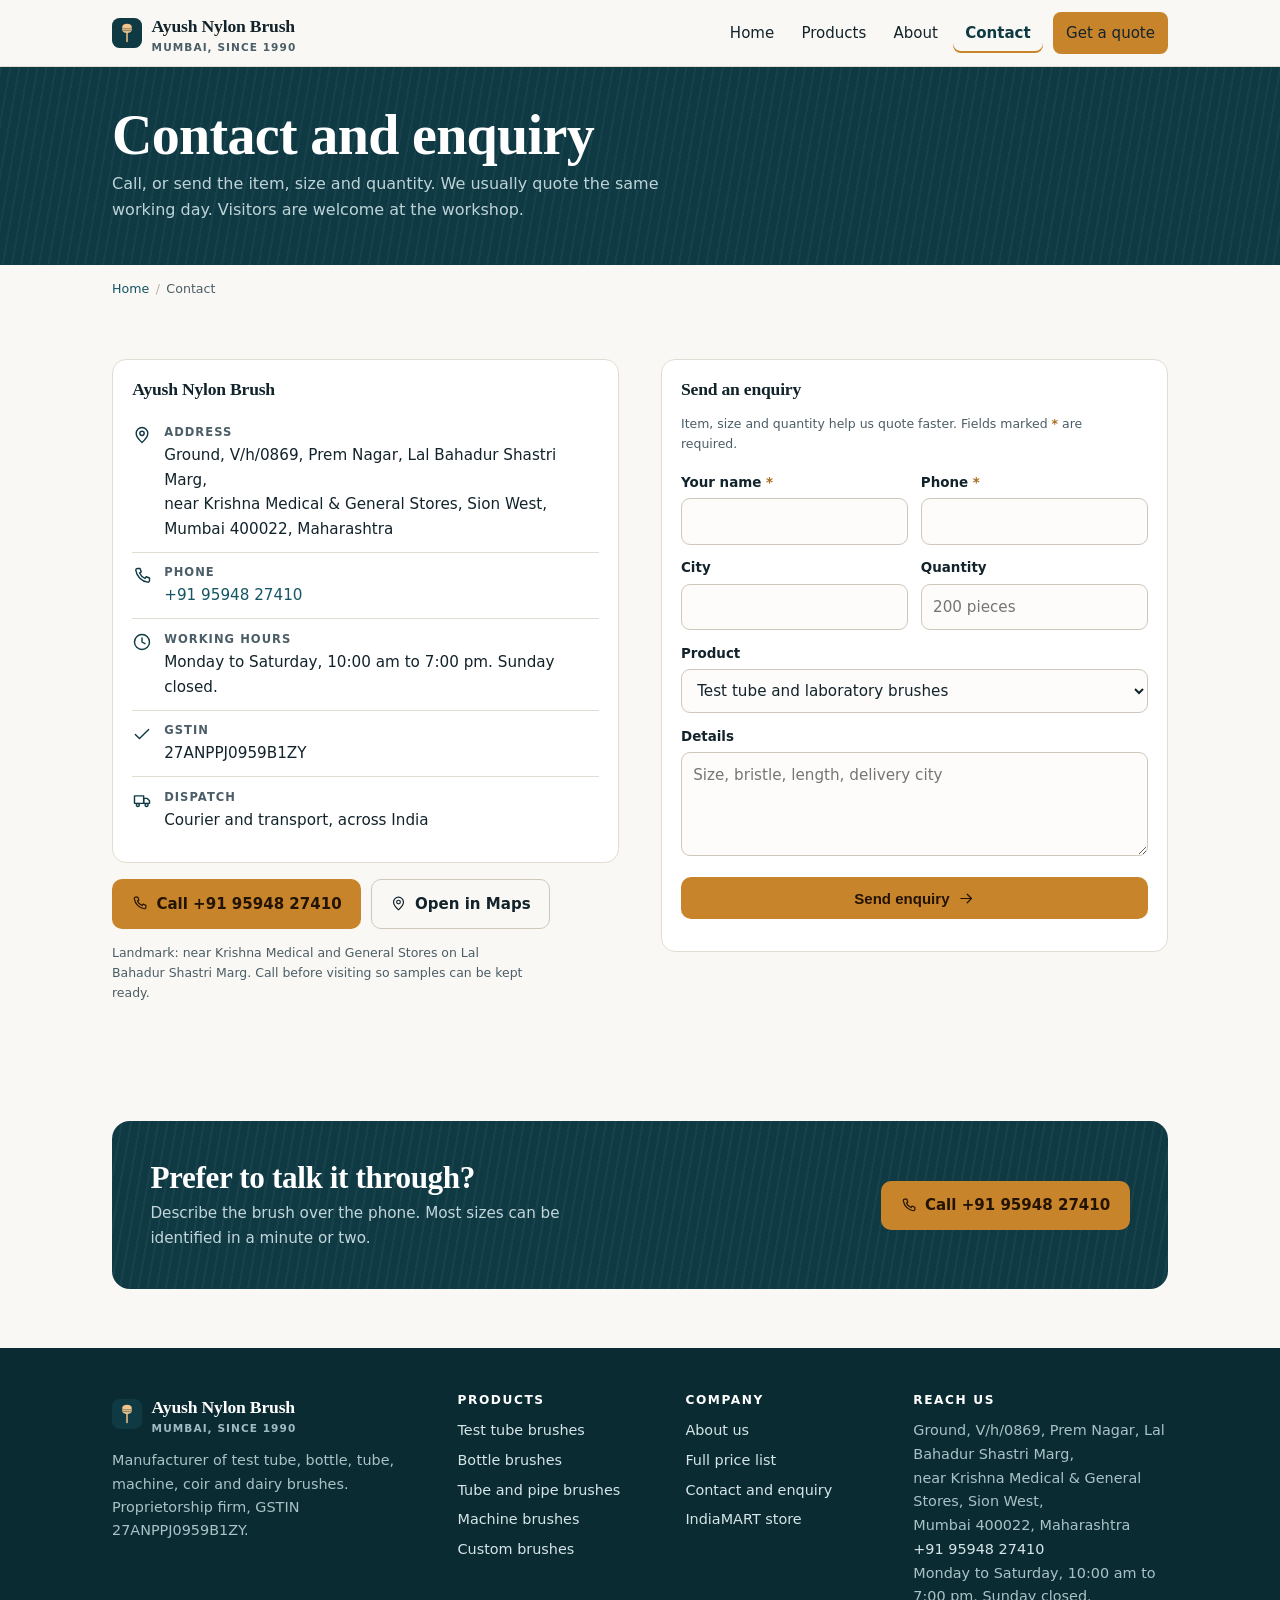
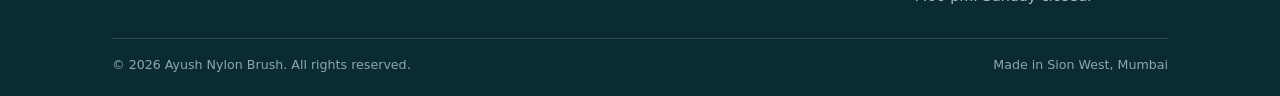
<file: contact.html>
<!DOCTYPE html>
<html lang="en-IN">
<head>
<meta charset="utf-8">
<meta name="viewport" content="width=device-width, initial-scale=1">
<title>Contact: Ayush Nylon Brush, Sion West, Mumbai 400022</title>
<meta name="description" content="Contact Ayush Nylon Brush, Prem Nagar, Lal Bahadur Shastri Marg, Sion West, Mumbai 400022. Call +91 95948 27410 for prices, samples and custom brushes.">
<link rel="canonical" href="https://www.ayushbrush.com/contact.html">
<meta name="robots" content="index, follow, max-image-preview:large">
<meta name="author" content="Ayush Nylon Brush">
<meta name="theme-color" content="#0f3a44">
<meta property="og:type" content="website">
<meta property="og:site_name" content="Ayush Nylon Brush">
<meta property="og:locale" content="en_IN">
<meta property="og:title" content="Contact: Ayush Nylon Brush, Sion West, Mumbai 400022">
<meta property="og:description" content="Contact Ayush Nylon Brush, Prem Nagar, Lal Bahadur Shastri Marg, Sion West, Mumbai 400022. Call +91 95948 27410 for prices, samples and custom brushes.">
<meta property="og:url" content="https://www.ayushbrush.com/contact.html">
<meta property="og:image" content="https://www.ayushbrush.com/img/test-tube-brushes-960.jpg">
<meta property="og:image:alt" content="Ayush Nylon Brush, Sion West, Mumbai">
<meta name="twitter:card" content="summary_large_image">
<meta name="twitter:title" content="Contact: Ayush Nylon Brush, Sion West, Mumbai 400022">
<meta name="twitter:description" content="Contact Ayush Nylon Brush, Prem Nagar, Lal Bahadur Shastri Marg, Sion West, Mumbai 400022. Call +91 95948 27410 for prices, samples and custom brushes.">
<meta name="twitter:image" content="https://www.ayushbrush.com/img/test-tube-brushes-960.jpg">
<link rel="icon" href="img/favicon.svg" type="image/svg+xml">
<link rel="apple-touch-icon" href="img/favicon.svg">

<link rel="stylesheet" href="css/style.css">
<script type="application/ld+json">{"@context":"https://schema.org","@type":["LocalBusiness","Manufacturer"],"@id":"https://www.ayushbrush.com/#business","name":"Ayush Nylon Brush","alternateName":"Ayush Nylon Brush Mfg.","description":"Manufacturer of nylon test tube brushes, bottle brushes, tube and condenser brushes, machine brushes, coir brushes and dairy brushes in Sion West, Mumbai, since 1990.","url":"https://www.ayushbrush.com/","image":"https://www.ayushbrush.com/img/test-tube-brushes-960.jpg","logo":"https://www.ayushbrush.com/img/favicon.svg","telephone":"+917942960457","foundingDate":"1990","priceRange":"From 25 INR","currenciesAccepted":"INR","paymentAccepted":"Cash, UPI, Bank transfer","address":{"@type":"PostalAddress","streetAddress":"Ground, V/h/0869, Prem Nagar, Lal Bahadur Shastri Marg, near Krishna Medical & General Stores, Sion West","addressLocality":"Mumbai","addressRegion":"Maharashtra","postalCode":"400022","addressCountry":"IN"},"geo":{"@type":"GeoCoordinates","latitude":"19.052139","longitude":"72.865315"},"openingHours":"Mo-Sa 10:00-19:00","areaServed":[{"@type":"City","name":"Mumbai"},{"@type":"Country","name":"India"}],"sameAs":["https://www.indiamart.com/ayushnylonbrush/"],"hasMap":"https://www.google.com/maps/search/?api=1&query=19.052139,72.865315","makesOffer":[{"@type":"Offer","itemOffered":{"@type":"Product","name":"Laboratory and test tube brushes"}},{"@type":"Offer","itemOffered":{"@type":"Product","name":"Bottle and container brushes"}},{"@type":"Offer","itemOffered":{"@type":"Product","name":"Tube, pipe and condenser brushes"}},{"@type":"Offer","itemOffered":{"@type":"Product","name":"Machine and mill brushes"}},{"@type":"Offer","itemOffered":{"@type":"Product","name":"Coir and natural fibre brushes"}},{"@type":"Offer","itemOffered":{"@type":"Product","name":"Cobweb and duster brushes"}},{"@type":"Offer","itemOffered":{"@type":"Product","name":"Dairy and cattle brushes"}},{"@type":"Offer","itemOffered":{"@type":"Product","name":"Custom and OEM brushes"}}],"contactPoint":{"@type":"ContactPoint","telephone":"+917942960457","contactType":"sales","areaServed":"IN","availableLanguage":["en","hi","mr"]}}</script>
<script type="application/ld+json">{"@context":"https://schema.org","@type":"BreadcrumbList","itemListElement":[{"@type":"ListItem","position":1,"name":"Home","item":"https://www.ayushbrush.com/"},{"@type":"ListItem","position":2,"name":"Contact","item":"https://www.ayushbrush.com/contact.html"}]}</script>
</head>
<body>
<a class="skip" href="#main">Skip to content</a>
<header class="hdr">
  <div class="wrap">
    <a class="brand" href="index.html"><svg viewBox="0 0 32 32" width="30" height="30" aria-hidden="true"><rect width="32" height="32" rx="8" fill="#0f3a44"/><path d="M16 25V15" stroke="#f0c48a" stroke-width="1.6" stroke-linecap="round"/><path d="M11 9c0-1.7 2.2-3 5-3s5 1.3 5 3v4c0 1.7-2.2 3-5 3s-5-1.3-5-3z" fill="#f0c48a"/><path d="M11.6 11.5h8.8M11.6 13.5h8.8" stroke="#0f3a44" stroke-width=".9" opacity=".55"/></svg><span>Ayush Nylon Brush<small>Mumbai, since 1990</small></span></a>
    <button class="burger" type="button" aria-expanded="false" aria-controls="site-nav" aria-label="Open menu">
      <svg viewBox="0 0 24 24" fill="none" stroke-width="1.9" stroke-linecap="round"><path d="M4 7h16M4 12h16M4 17h16"/></svg>
    </button>
    <nav class="nav" id="site-nav" aria-label="Main">
        <a href="index.html">Home</a>
        <a href="products.html">Products</a>
        <a href="about.html">About</a>
        <a href="contact.html" aria-current="page">Contact</a>
        <a class="btn btn-primary" href="contact.html">Get a quote</a>
    </nav>
  </div>
</header>
<main id="main">

<section class="page-head"><div class="wrap">
  <h1>Contact and enquiry</h1>
  <p>Call, or send the item, size and quantity. We usually quote the same working day. Visitors are welcome at the workshop.</p>
</div></section>
<nav class="crumbs" aria-label="Breadcrumb"><div class="wrap"><ol><li><a href="index.html">Home</a></li><li aria-current="page">Contact</li></ol></div></nav>
<section class="sec">
  <div class="wrap">
    <div class="contact-grid">
      <div>
        <div class="info-block">
          <h2>Ayush Nylon Brush</h2>
          <dl style="margin:0">
            <div class="info-row"><svg viewBox="0 0 24 24" width="20" height="20" fill="none" stroke="currentColor" stroke-width="1.7" stroke-linecap="round" stroke-linejoin="round" aria-hidden="true"><path d="M12 21s7-6.1 7-11a7 7 0 1 0-14 0c0 4.9 7 11 7 11z"/><circle cx="12" cy="10" r="2.6"/></svg><div><dt>Address</dt><dd>Ground, V/h/0869, Prem Nagar, Lal Bahadur Shastri Marg,<br>near Krishna Medical & General Stores, Sion West,<br>Mumbai 400022, Maharashtra</dd></div></div>
            <div class="info-row"><svg viewBox="0 0 24 24" width="20" height="20" fill="none" stroke="currentColor" stroke-width="1.7" stroke-linecap="round" stroke-linejoin="round" aria-hidden="true"><path d="M6.6 3h3l1.5 4-2 1.4a12 12 0 0 0 6.5 6.5l1.4-2 4 1.5v3a2 2 0 0 1-2.2 2A17 17 0 0 1 4.6 5.2 2 2 0 0 1 6.6 3z"/></svg><div><dt>Phone</dt><dd><a href="tel:+917942960457">+91 95948 27410</a></dd></div></div>
            <div class="info-row"><svg viewBox="0 0 24 24" width="20" height="20" fill="none" stroke="currentColor" stroke-width="1.7" stroke-linecap="round" stroke-linejoin="round" aria-hidden="true"><circle cx="12" cy="12" r="9"/><path d="M12 7v5l3.5 2"/></svg><div><dt>Working hours</dt><dd>Monday to Saturday, 10:00 am to 7:00 pm. Sunday closed.</dd></div></div>
            <div class="info-row"><svg viewBox="0 0 24 24" width="20" height="20" fill="none" stroke="currentColor" stroke-width="1.7" stroke-linecap="round" stroke-linejoin="round" aria-hidden="true"><path d="m4 12.5 5 5L20 6.5"/></svg><div><dt>GSTIN</dt><dd>27ANPPJ0959B1ZY</dd></div></div>
            <div class="info-row"><svg viewBox="0 0 24 24" width="20" height="20" fill="none" stroke="currentColor" stroke-width="1.7" stroke-linecap="round" stroke-linejoin="round" aria-hidden="true"><path d="M3 7h11v9H3z"/><path d="M14 10h4l3 3v3h-7z"/><circle cx="7" cy="18" r="1.8"/><circle cx="17.5" cy="18" r="1.8"/></svg><div><dt>Dispatch</dt><dd>Courier and transport, across India</dd></div></div>
          </dl>
        </div>
        <p style="margin-top:1rem;display:flex;flex-wrap:wrap;gap:.6rem">
          <a class="btn btn-primary" href="tel:+917942960457"><svg viewBox="0 0 24 24" width="17" height="17" fill="none" stroke="currentColor" stroke-width="1.7" stroke-linecap="round" stroke-linejoin="round" aria-hidden="true"><path d="M6.6 3h3l1.5 4-2 1.4a12 12 0 0 0 6.5 6.5l1.4-2 4 1.5v3a2 2 0 0 1-2.2 2A17 17 0 0 1 4.6 5.2 2 2 0 0 1 6.6 3z"/></svg> Call +91 95948 27410</a>
          <a class="btn btn-ghost" href="https://www.google.com/maps/search/?api=1&amp;query=19.052139,72.865315" rel="noopener" target="_blank"><svg viewBox="0 0 24 24" width="17" height="17" fill="none" stroke="currentColor" stroke-width="1.7" stroke-linecap="round" stroke-linejoin="round" aria-hidden="true"><path d="M12 21s7-6.1 7-11a7 7 0 1 0-14 0c0 4.9 7 11 7 11z"/><circle cx="12" cy="10" r="2.6"/></svg> Open in Maps</a>
        </p>
        <p class="form-note" style="margin-top:.9rem">Landmark: near Krishna Medical and General Stores on Lal Bahadur Shastri Marg. Call before visiting so samples can be kept ready.</p>
      </div>
      <div>
        <form id="enquiry" action="https://formsubmit.co/enterprisesneelam85@gmail.com" method="post" data-endpoint="https://formsubmit.co/ajax/enterprisesneelam85@gmail.com">
          <input type="hidden" name="_subject" value="New enquiry from Ayush Nylon Brush website">
          <input type="hidden" name="_template" value="table">
          <input type="hidden" name="_captcha" value="false">
          <input type="text" name="_honey" value="" tabindex="-1" autocomplete="off" style="position:absolute;left:-9999px" aria-hidden="true">
          <h2 style="font-size:1.1rem;margin-bottom:.1rem">Send an enquiry</h2>
          <p class="form-note" style="margin-bottom:.3rem">Item, size and quantity help us quote faster. Fields marked <span class="req">*</span> are required.</p>
          <div class="field-2">
            <div><label for="f-name">Your name <span class="req">*</span></label><input id="f-name" name="name" type="text" autocomplete="name" required></div>
            <div><label for="f-phone">Phone <span class="req">*</span></label><input id="f-phone" name="phone" type="tel" autocomplete="tel" inputmode="tel" required></div>
          </div>
          <div class="field-2">
            <div><label for="f-city">City</label><input id="f-city" name="city" type="text" autocomplete="address-level2"></div>
            <div><label for="f-qty">Quantity</label><input id="f-qty" name="quantity" type="text" inputmode="numeric" placeholder="200 pieces"></div>
          </div>
          <div><label for="f-item">Product</label>
            <select id="f-item" name="product">
              <option>Test tube and laboratory brushes</option>
              <option>Bottle cleaning brushes</option>
              <option>Tube, pipe or condenser brushes</option>
              <option>Machine or mill brushes</option>
              <option>Coir fibre brushes</option>
              <option>Cobweb and duster brushes</option>
              <option>Dairy and cow brushes</option>
              <option>Custom brush to drawing</option>
            </select>
          </div>
          <div><label for="f-msg">Details</label><textarea id="f-msg" name="message" placeholder="Size, bristle, length, delivery city"></textarea></div>
          <button class="btn btn-primary" type="submit">Send enquiry <svg viewBox="0 0 24 24" width="16" height="16" fill="none" stroke="currentColor" stroke-width="1.7" stroke-linecap="round" stroke-linejoin="round" aria-hidden="true"><path d="M4 12h15M13 6l6 6-6 6"/></svg></button>
          <p class="form-note" id="form-status" role="status"></p>
        </form>
      </div>
    </div>
  </div>
</section>
<section class="sec"><div class="wrap"><div class="band"><div><h2>Prefer to talk it through?</h2><p>Describe the brush over the phone. Most sizes can be identified in a minute or two.</p></div><div class="hero-cta"><a class="btn btn-primary" href="tel:+917942960457"><svg viewBox="0 0 24 24" width="17" height="17" fill="none" stroke="currentColor" stroke-width="1.7" stroke-linecap="round" stroke-linejoin="round" aria-hidden="true"><path d="M6.6 3h3l1.5 4-2 1.4a12 12 0 0 0 6.5 6.5l1.4-2 4 1.5v3a2 2 0 0 1-2.2 2A17 17 0 0 1 4.6 5.2 2 2 0 0 1 6.6 3z"/></svg> Call +91 95948 27410</a></div></div></div></section><script>
(function(){var f=document.getElementById('enquiry');if(!f)return;
var s=document.getElementById('form-status'),btn=f.querySelector('button[type=submit]');
var fail='Could not send just now. Please call +91 95948 27410 and we will take the enquiry on the phone.';
f.addEventListener('submit',function(e){e.preventDefault();
if(!f.checkValidity()){f.reportValidity();return;}
btn.disabled=true;s.textContent='Sending...';
fetch(f.dataset.endpoint,{method:'POST',body:new FormData(f),headers:{'Accept':'application/json'}})
.then(function(r){return r.json().catch(function(){return {};}).then(function(d){return {ok:r.ok,d:d};});})
.then(function(x){if(x.ok&&String(x.d.success)!=='false'){f.reset();s.textContent='Thank you. Your enquiry has been sent. We will call you back soon.';}else{s.textContent=fail;}btn.disabled=false;})
.catch(function(){s.textContent=fail;btn.disabled=false;});});})();
</script></main>
<footer class="ftr">
  <div class="wrap">
    <div class="ftr-grid">
      <div>
        <a class="brand" href="index.html" style="color:#fff"><svg viewBox="0 0 32 32" width="30" height="30" aria-hidden="true"><rect width="32" height="32" rx="8" fill="#0f3a44"/><path d="M16 25V15" stroke="#f0c48a" stroke-width="1.6" stroke-linecap="round"/><path d="M11 9c0-1.7 2.2-3 5-3s5 1.3 5 3v4c0 1.7-2.2 3-5 3s-5-1.3-5-3z" fill="#f0c48a"/><path d="M11.6 11.5h8.8M11.6 13.5h8.8" stroke="#0f3a44" stroke-width=".9" opacity=".55"/></svg><span style="color:#fff">Ayush Nylon Brush<small style="color:#9fbcc2">Mumbai, since 1990</small></span></a>
        <p style="margin:.9rem 0 0;max-width:34ch">Manufacturer of test tube, bottle, tube, machine, coir and dairy brushes. Proprietorship firm, GSTIN 27ANPPJ0959B1ZY.</p>
      </div>
      <div>
        <h3>Products</h3>
        <ul>
          <li><a href="products.html#laboratory">Test tube brushes</a></li>
          <li><a href="products.html#bottle">Bottle brushes</a></li>
          <li><a href="products.html#tube">Tube and pipe brushes</a></li>
          <li><a href="products.html#machine">Machine brushes</a></li>
          <li><a href="products.html#custom">Custom brushes</a></li>
        </ul>
      </div>
      <div>
        <h3>Company</h3>
        <ul>
          <li><a href="about.html">About us</a></li>
          <li><a href="products.html">Full price list</a></li>
          <li><a href="contact.html">Contact and enquiry</a></li>
          <li><a href="https://www.indiamart.com/ayushnylonbrush/" rel="noopener nofollow" target="_blank">IndiaMART store</a></li>
        </ul>
      </div>
      <div>
        <h3>Reach us</h3>
        <address>
          Ground, V/h/0869, Prem Nagar, Lal Bahadur Shastri Marg,<br>
          near Krishna Medical & General Stores, Sion West,<br>
          Mumbai 400022, Maharashtra<br>
          <a href="tel:+917942960457">+91 95948 27410</a><br>
          Monday to Saturday, 10:00 am to 7:00 pm. Sunday closed.
        </address>
      </div>
    </div>
    <div class="ftr-bottom">
      <span>&copy; 2026 Ayush Nylon Brush. All rights reserved.</span>
      <span>Made in Sion West, Mumbai</span>
    </div>
  </div>
</footer>
<div class="mobile-cta">
  <a class="btn btn-ghost" href="tel:+917942960457"><svg viewBox="0 0 24 24" width="16" height="16" fill="none" stroke="currentColor" stroke-width="1.7" stroke-linecap="round" stroke-linejoin="round" aria-hidden="true"><path d="M6.6 3h3l1.5 4-2 1.4a12 12 0 0 0 6.5 6.5l1.4-2 4 1.5v3a2 2 0 0 1-2.2 2A17 17 0 0 1 4.6 5.2 2 2 0 0 1 6.6 3z"/></svg> Call</a>
  <a class="btn btn-primary" href="contact.html">Get a quote</a>
</div>
<script>
(function(){var b=document.querySelector('.burger'),n=document.getElementById('site-nav');
if(!b||!n)return;b.addEventListener('click',function(){var o=n.classList.toggle('open');
b.setAttribute('aria-expanded',o);});
n.addEventListener('click',function(e){if(e.target.tagName==='A'){n.classList.remove('open');b.setAttribute('aria-expanded','false');}});})();
</script>
</body>
</html>
</file>
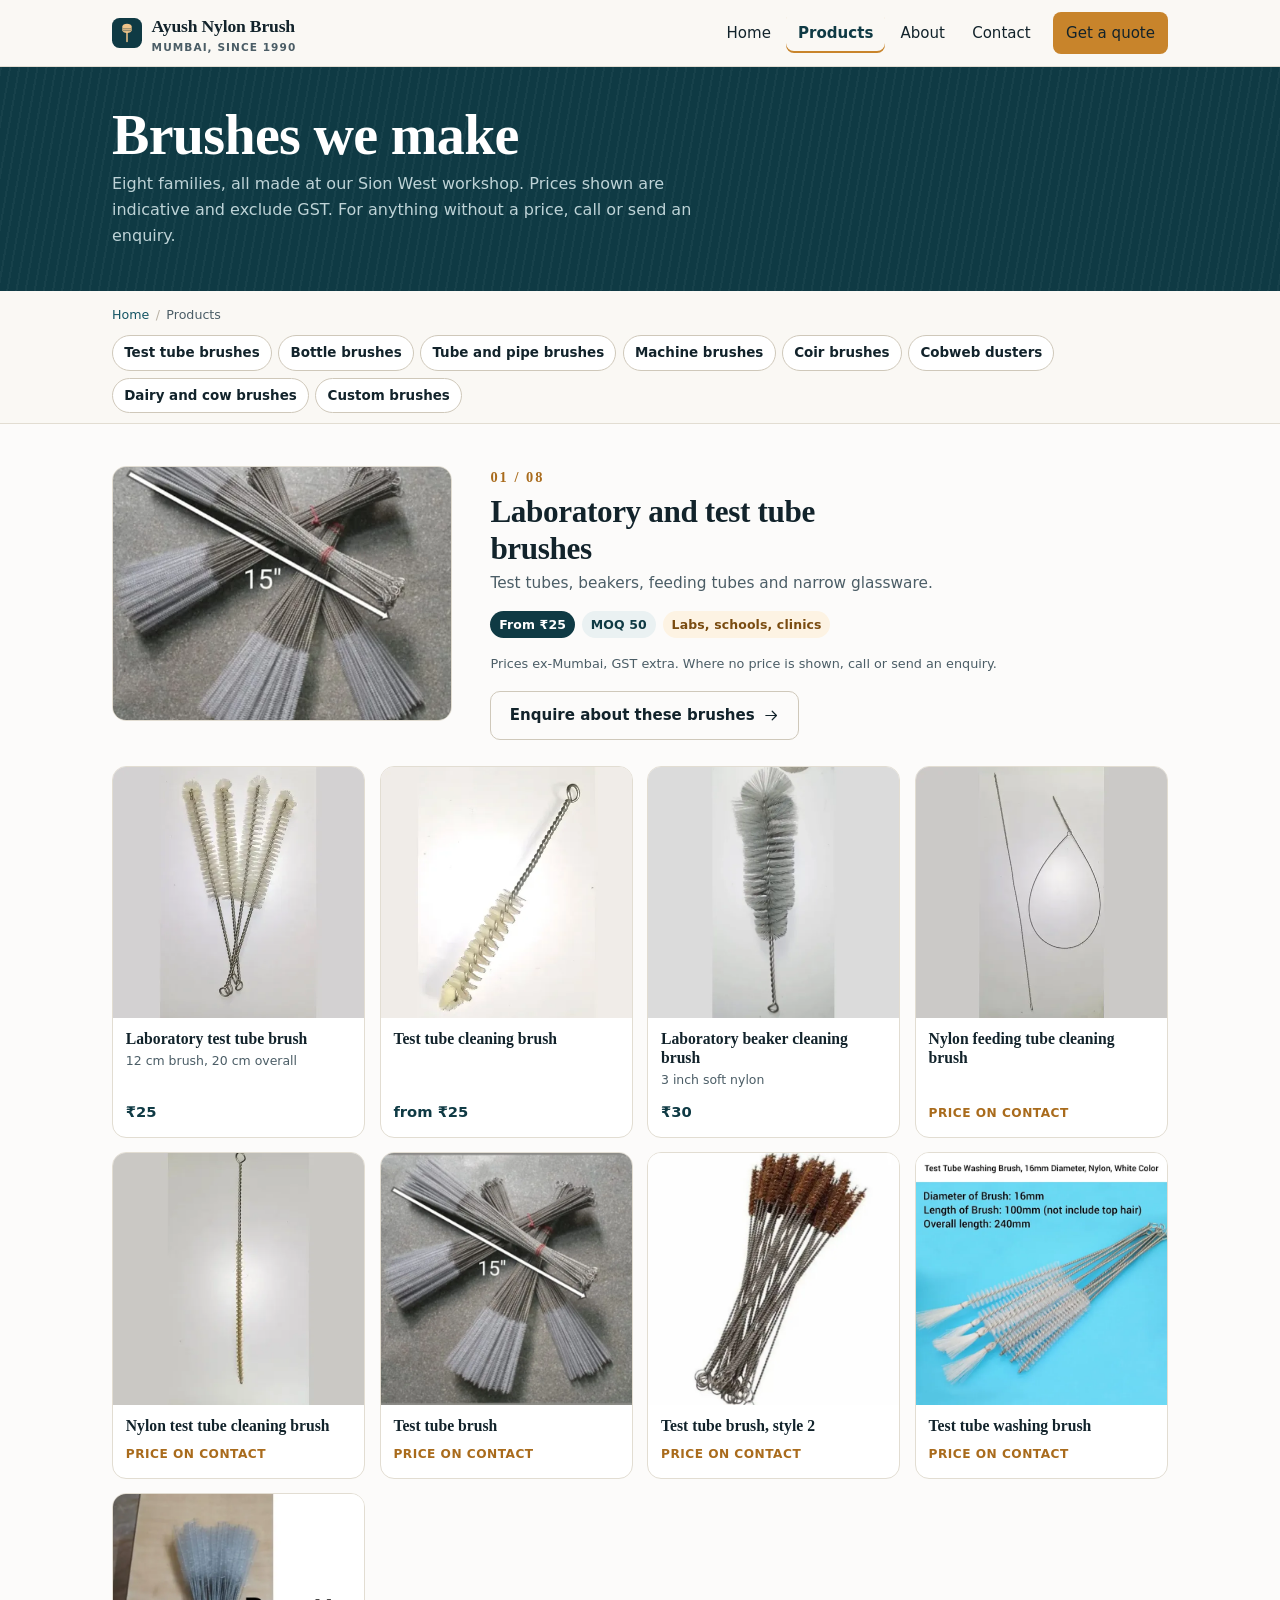
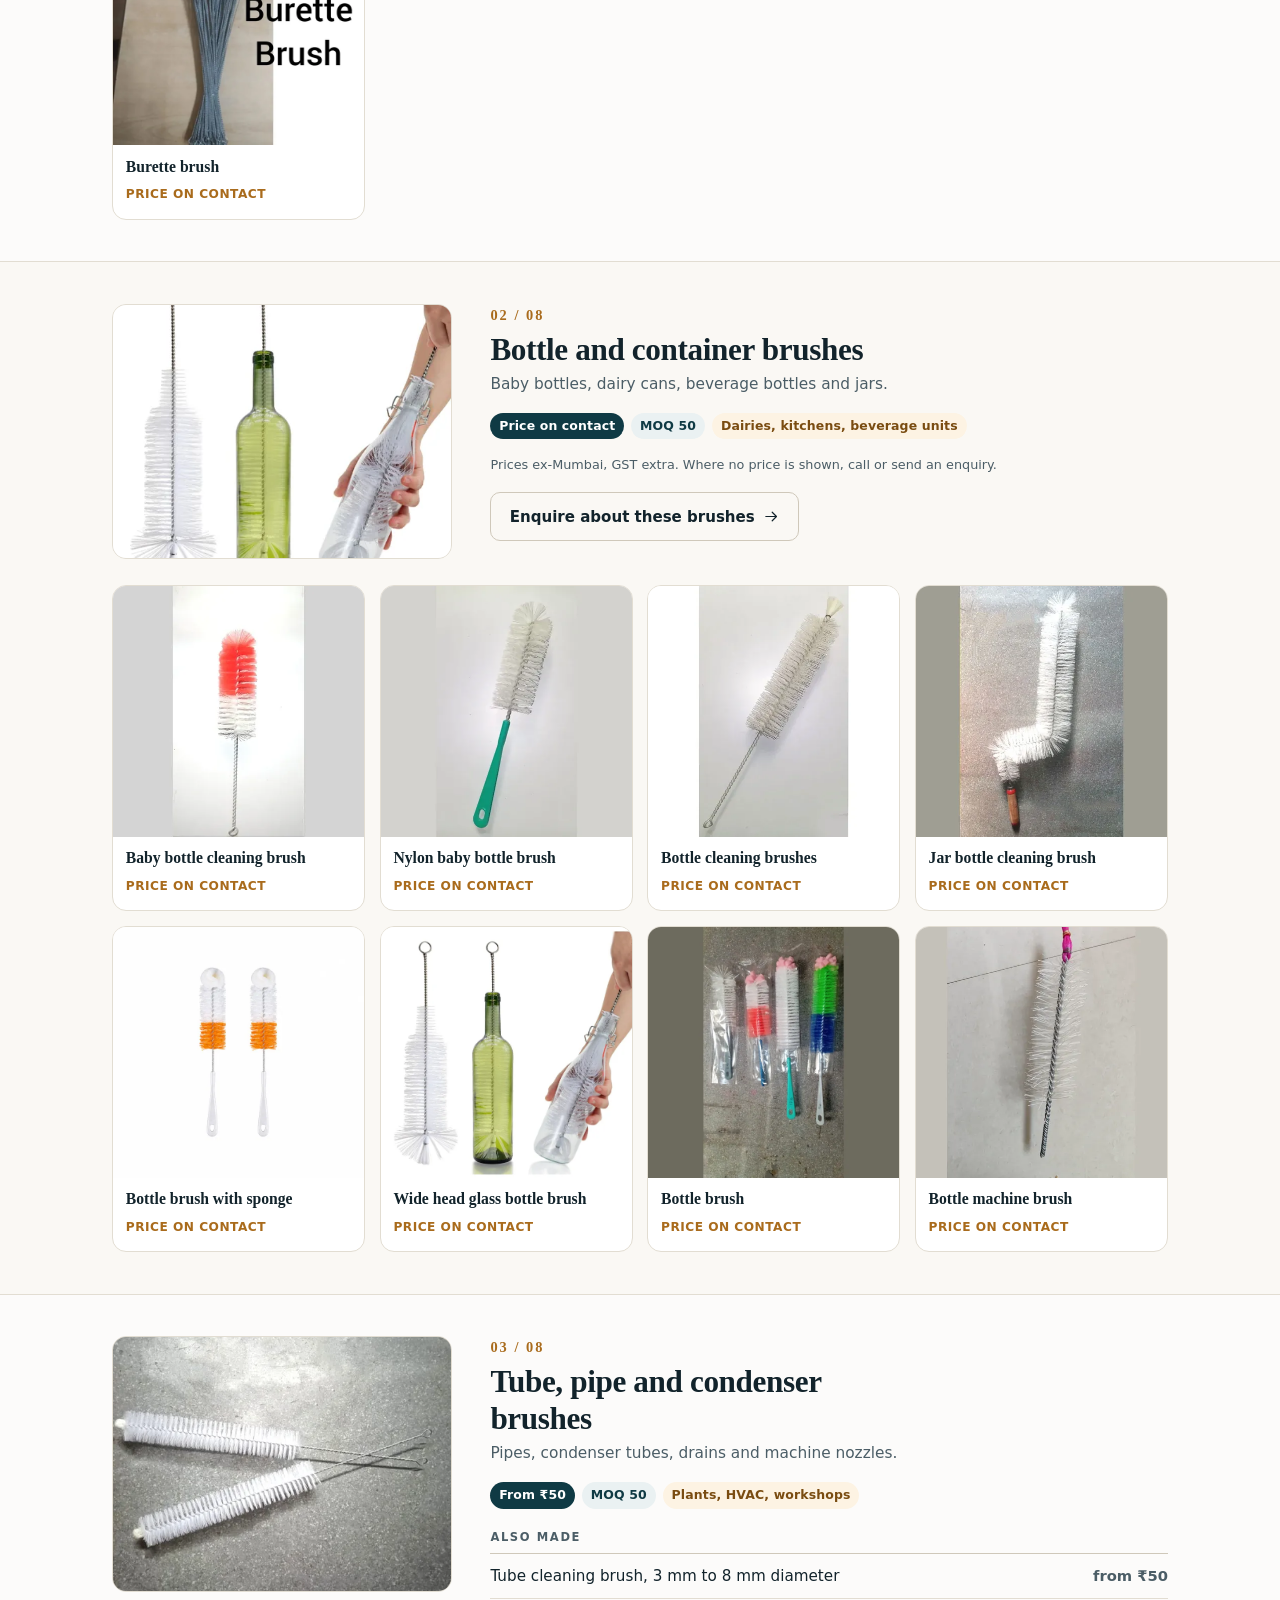
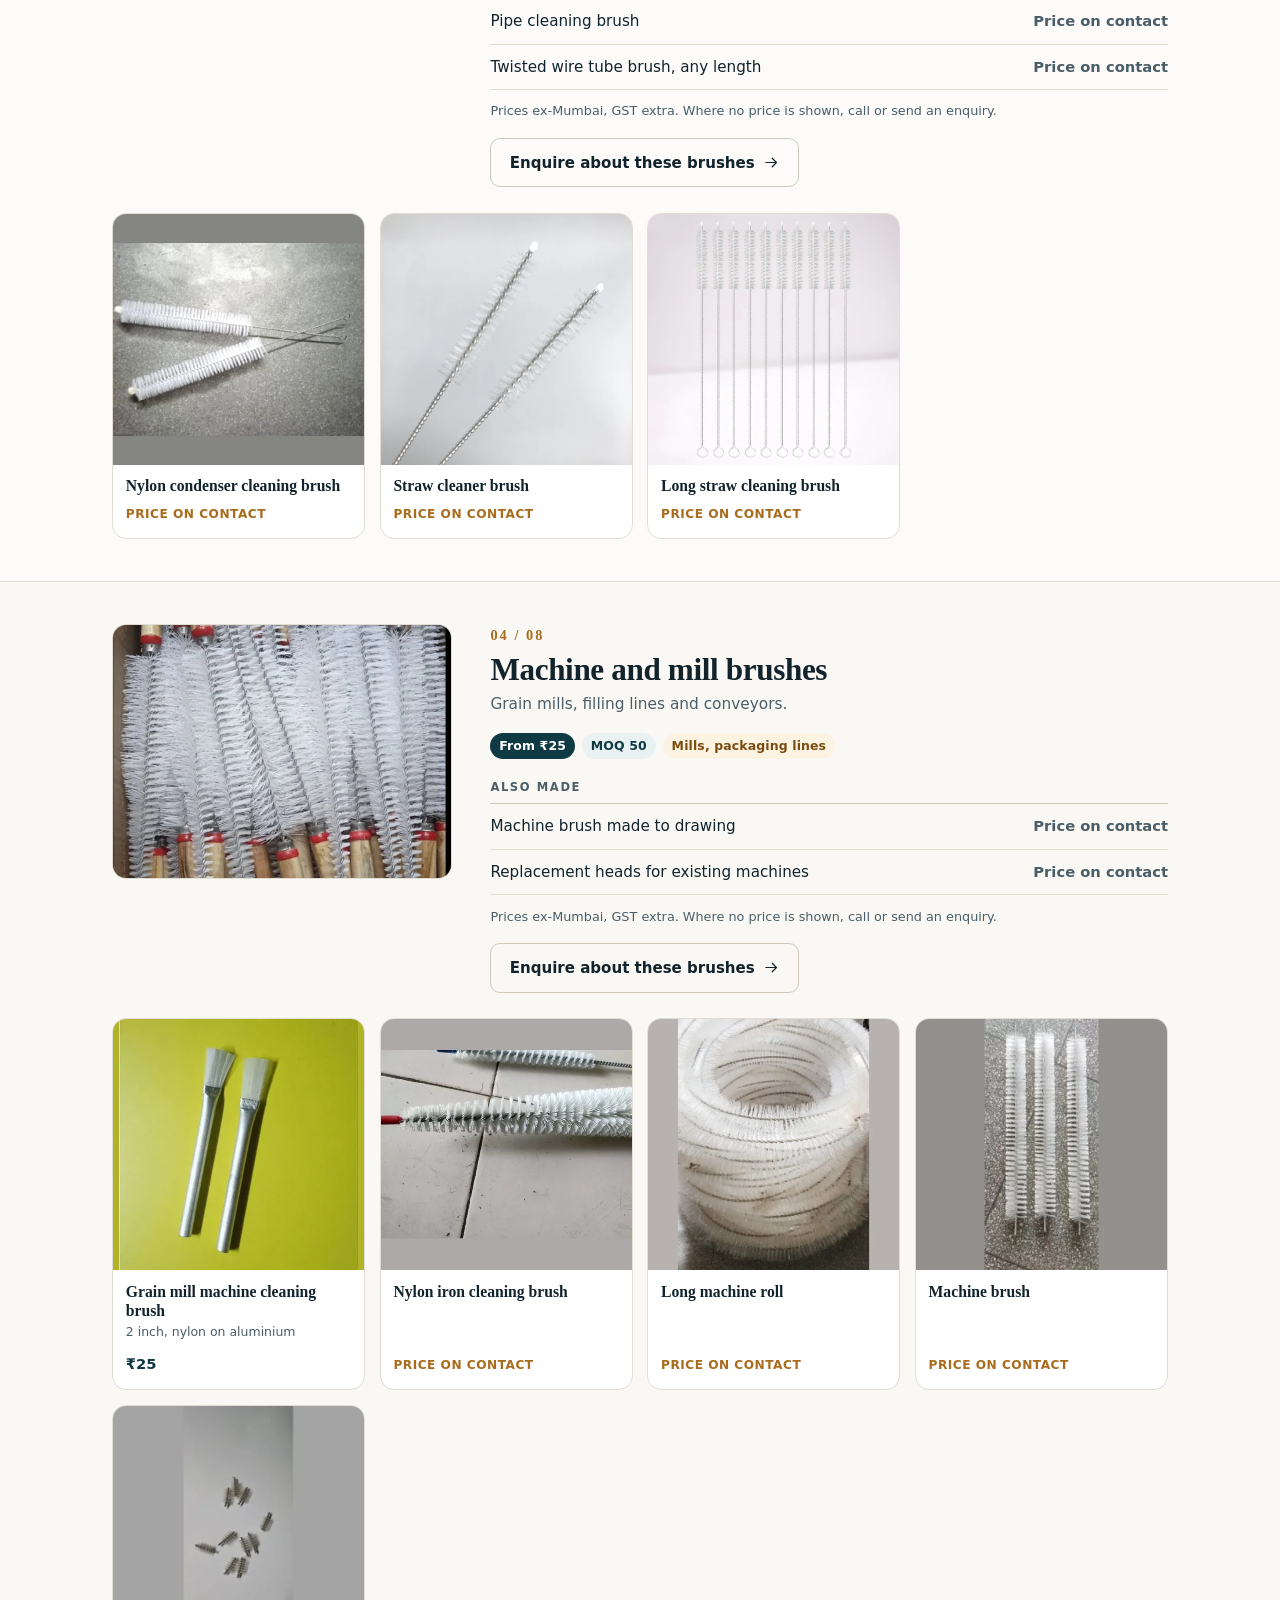
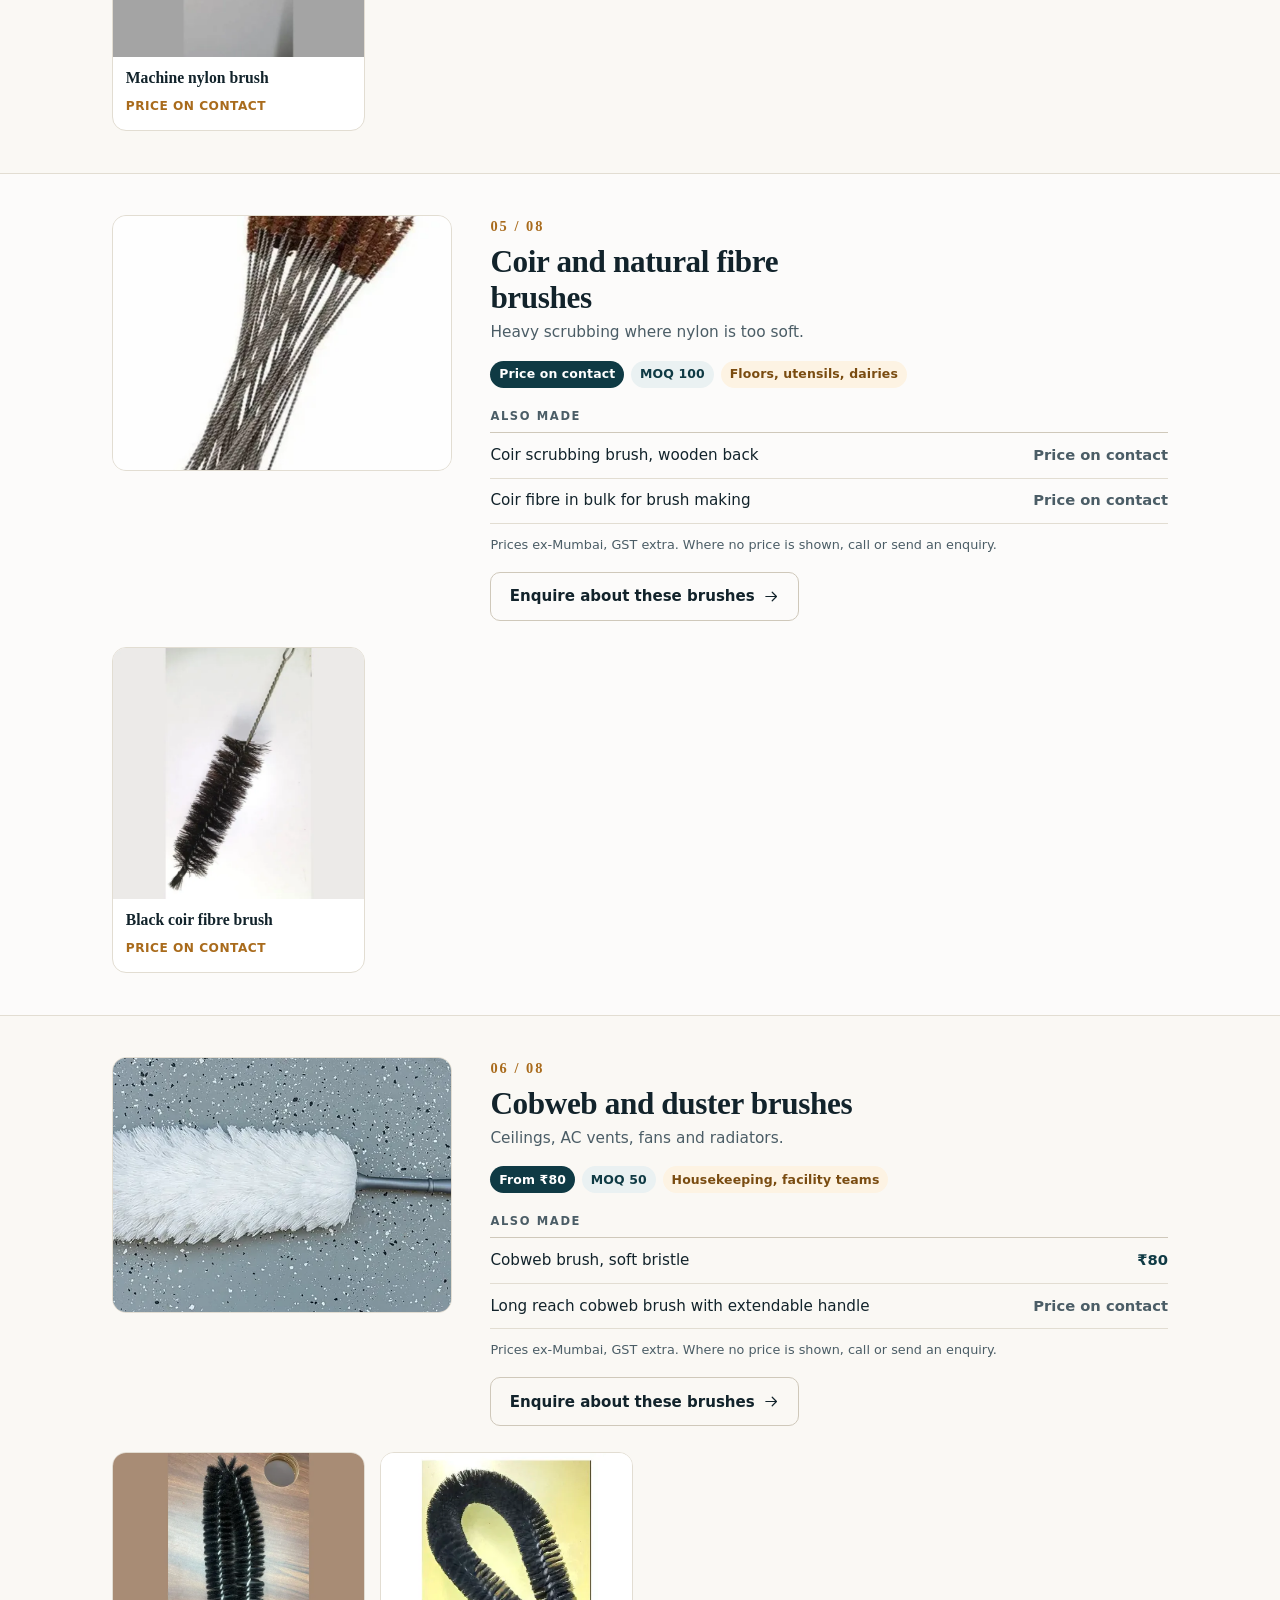
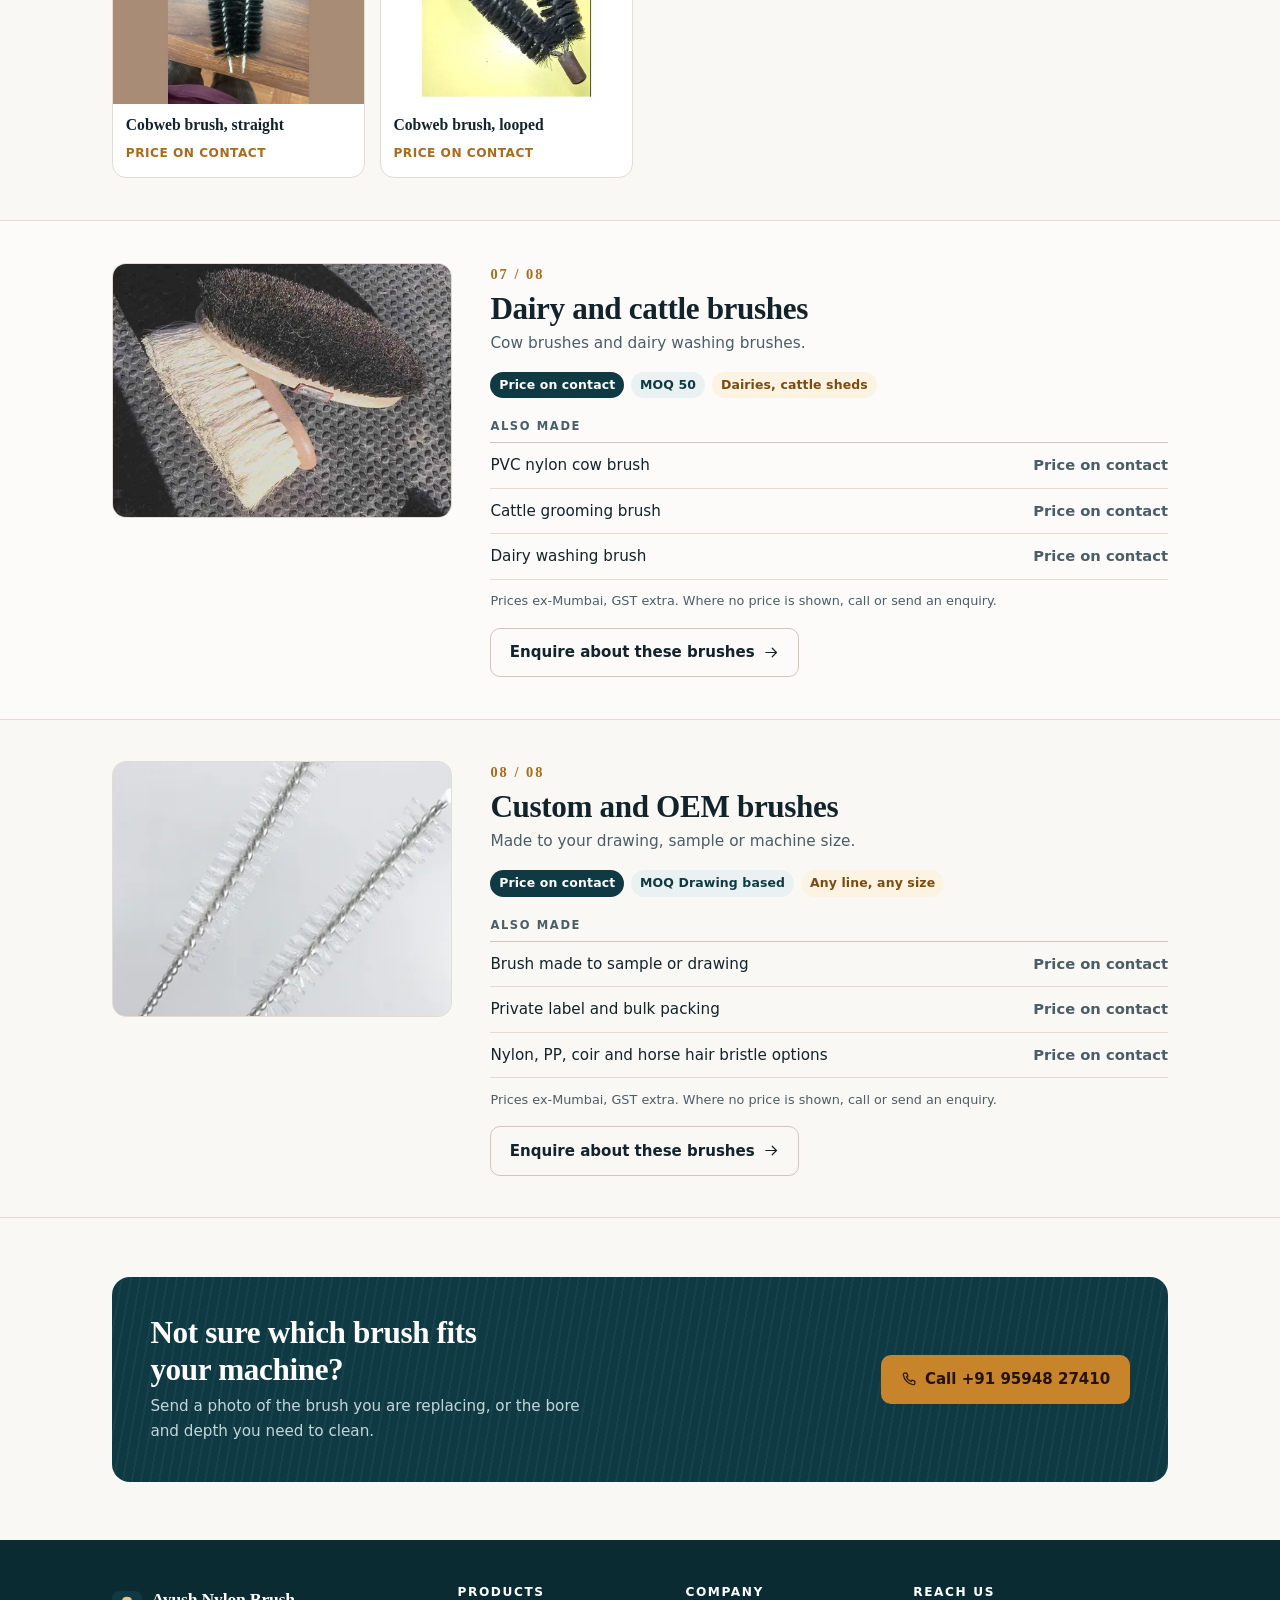
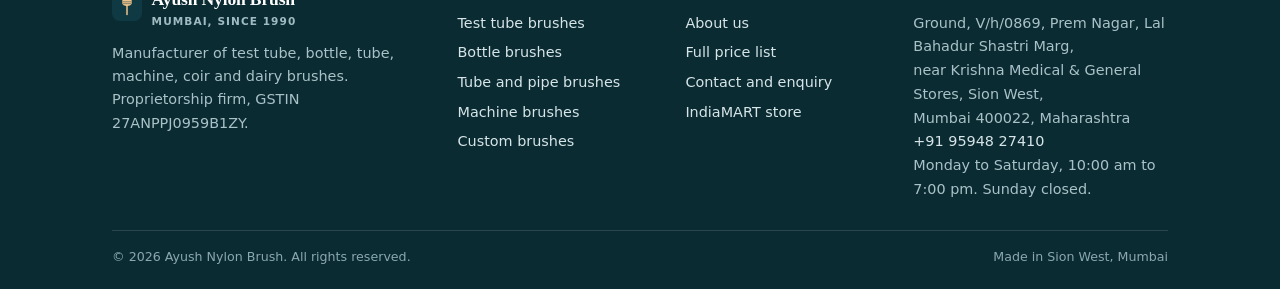
<file: products.html>
<!DOCTYPE html>
<html lang="en-IN">
<head>
<meta charset="utf-8">
<meta name="viewport" content="width=device-width, initial-scale=1">
<title>Brushes We Make: Test Tube, Bottle and Machine | Ayush</title>
<meta name="description" content="Test tube, bottle, tube and condenser, machine, coir, cobweb and dairy brushes made in Sion West, Mumbai. Prices from Rs 25, MOQ 50 pieces.">
<link rel="canonical" href="https://www.ayushbrush.com/products.html">
<meta name="robots" content="index, follow, max-image-preview:large">
<meta name="author" content="Ayush Nylon Brush">
<meta name="theme-color" content="#0f3a44">
<meta property="og:type" content="website">
<meta property="og:site_name" content="Ayush Nylon Brush">
<meta property="og:locale" content="en_IN">
<meta property="og:title" content="Brushes We Make: Test Tube, Bottle and Machine | Ayush">
<meta property="og:description" content="Test tube, bottle, tube and condenser, machine, coir, cobweb and dairy brushes made in Sion West, Mumbai. Prices from Rs 25, MOQ 50 pieces.">
<meta property="og:url" content="https://www.ayushbrush.com/products.html">
<meta property="og:image" content="https://www.ayushbrush.com/img/test-tube-brushes-960.jpg">
<meta property="og:image:alt" content="Ayush Nylon Brush, Sion West, Mumbai">
<meta name="twitter:card" content="summary_large_image">
<meta name="twitter:title" content="Brushes We Make: Test Tube, Bottle and Machine | Ayush">
<meta name="twitter:description" content="Test tube, bottle, tube and condenser, machine, coir, cobweb and dairy brushes made in Sion West, Mumbai. Prices from Rs 25, MOQ 50 pieces.">
<meta name="twitter:image" content="https://www.ayushbrush.com/img/test-tube-brushes-960.jpg">
<link rel="icon" href="img/favicon.svg" type="image/svg+xml">
<link rel="apple-touch-icon" href="img/favicon.svg">

<link rel="stylesheet" href="css/style.css">
<script type="application/ld+json">{"@context":"https://schema.org","@type":["LocalBusiness","Manufacturer"],"@id":"https://www.ayushbrush.com/#business","name":"Ayush Nylon Brush","alternateName":"Ayush Nylon Brush Mfg.","description":"Manufacturer of nylon test tube brushes, bottle brushes, tube and condenser brushes, machine brushes, coir brushes and dairy brushes in Sion West, Mumbai, since 1990.","url":"https://www.ayushbrush.com/","image":"https://www.ayushbrush.com/img/test-tube-brushes-960.jpg","logo":"https://www.ayushbrush.com/img/favicon.svg","telephone":"+917942960457","foundingDate":"1990","priceRange":"From 25 INR","currenciesAccepted":"INR","paymentAccepted":"Cash, UPI, Bank transfer","address":{"@type":"PostalAddress","streetAddress":"Ground, V/h/0869, Prem Nagar, Lal Bahadur Shastri Marg, near Krishna Medical & General Stores, Sion West","addressLocality":"Mumbai","addressRegion":"Maharashtra","postalCode":"400022","addressCountry":"IN"},"geo":{"@type":"GeoCoordinates","latitude":"19.052139","longitude":"72.865315"},"openingHours":"Mo-Sa 10:00-19:00","areaServed":[{"@type":"City","name":"Mumbai"},{"@type":"Country","name":"India"}],"sameAs":["https://www.indiamart.com/ayushnylonbrush/"],"hasMap":"https://www.google.com/maps/search/?api=1&query=19.052139,72.865315","makesOffer":[{"@type":"Offer","itemOffered":{"@type":"Product","name":"Laboratory and test tube brushes"}},{"@type":"Offer","itemOffered":{"@type":"Product","name":"Bottle and container brushes"}},{"@type":"Offer","itemOffered":{"@type":"Product","name":"Tube, pipe and condenser brushes"}},{"@type":"Offer","itemOffered":{"@type":"Product","name":"Machine and mill brushes"}},{"@type":"Offer","itemOffered":{"@type":"Product","name":"Coir and natural fibre brushes"}},{"@type":"Offer","itemOffered":{"@type":"Product","name":"Cobweb and duster brushes"}},{"@type":"Offer","itemOffered":{"@type":"Product","name":"Dairy and cattle brushes"}},{"@type":"Offer","itemOffered":{"@type":"Product","name":"Custom and OEM brushes"}}]}</script>
<script type="application/ld+json">{"@context":"https://schema.org","@type":"ItemList","name":"Ayush Nylon Brush product range","itemListElement":[{"@type":"ListItem","position":1,"item":{"@type":"Product","name":"Laboratory and test tube brushes","description":"Test tubes, beakers, feeding tubes and narrow glassware.","image":"https://www.ayushbrush.com/img/test-tube-brushes-960.jpg","brand":{"@type":"Brand","name":"Ayush Nylon Brush"},"offers":{"@type":"Offer","priceCurrency":"INR","availability":"https://schema.org/InStock","seller":{"@id":"https://www.ayushbrush.com/#business"}}}},{"@type":"ListItem","position":2,"item":{"@type":"Product","name":"Bottle and container brushes","description":"Baby bottles, dairy cans, beverage bottles and jars.","image":"https://www.ayushbrush.com/img/bottle-cleaning-brush-960.jpg","brand":{"@type":"Brand","name":"Ayush Nylon Brush"},"offers":{"@type":"Offer","priceCurrency":"INR","availability":"https://schema.org/InStock","seller":{"@id":"https://www.ayushbrush.com/#business"}}}},{"@type":"ListItem","position":3,"item":{"@type":"Product","name":"Tube, pipe and condenser brushes","description":"Pipes, condenser tubes, drains and machine nozzles.","image":"https://www.ayushbrush.com/img/tube-condenser-brush-960.jpg","brand":{"@type":"Brand","name":"Ayush Nylon Brush"},"offers":{"@type":"Offer","priceCurrency":"INR","availability":"https://schema.org/InStock","seller":{"@id":"https://www.ayushbrush.com/#business"}}}},{"@type":"ListItem","position":4,"item":{"@type":"Product","name":"Machine and mill brushes","description":"Grain mills, filling lines and conveyors.","image":"https://www.ayushbrush.com/img/machine-strip-brush-960.jpg","brand":{"@type":"Brand","name":"Ayush Nylon Brush"},"offers":{"@type":"Offer","priceCurrency":"INR","availability":"https://schema.org/InStock","seller":{"@id":"https://www.ayushbrush.com/#business"}}}},{"@type":"ListItem","position":5,"item":{"@type":"Product","name":"Coir and natural fibre brushes","description":"Heavy scrubbing where nylon is too soft.","image":"https://www.ayushbrush.com/img/coir-fibre-brush-960.jpg","brand":{"@type":"Brand","name":"Ayush Nylon Brush"},"offers":{"@type":"Offer","priceCurrency":"INR","availability":"https://schema.org/InStock","seller":{"@id":"https://www.ayushbrush.com/#business"}}}},{"@type":"ListItem","position":6,"item":{"@type":"Product","name":"Cobweb and duster brushes","description":"Ceilings, AC vents, fans and radiators.","image":"https://www.ayushbrush.com/img/cobweb-duster-brush-960.jpg","brand":{"@type":"Brand","name":"Ayush Nylon Brush"},"offers":{"@type":"Offer","priceCurrency":"INR","availability":"https://schema.org/InStock","seller":{"@id":"https://www.ayushbrush.com/#business"}}}},{"@type":"ListItem","position":7,"item":{"@type":"Product","name":"Dairy and cattle brushes","description":"Cow brushes and dairy washing brushes.","image":"https://www.ayushbrush.com/img/cattle-grooming-brush-960.jpg","brand":{"@type":"Brand","name":"Ayush Nylon Brush"},"offers":{"@type":"Offer","priceCurrency":"INR","availability":"https://schema.org/InStock","seller":{"@id":"https://www.ayushbrush.com/#business"}}}},{"@type":"ListItem","position":8,"item":{"@type":"Product","name":"Custom and OEM brushes","description":"Made to your drawing, sample or machine size.","image":"https://www.ayushbrush.com/img/bristles-macro-960.jpg","brand":{"@type":"Brand","name":"Ayush Nylon Brush"},"offers":{"@type":"Offer","priceCurrency":"INR","availability":"https://schema.org/InStock","seller":{"@id":"https://www.ayushbrush.com/#business"}}}}]}</script>
<script type="application/ld+json">{"@context":"https://schema.org","@type":"BreadcrumbList","itemListElement":[{"@type":"ListItem","position":1,"name":"Home","item":"https://www.ayushbrush.com/"},{"@type":"ListItem","position":2,"name":"Products","item":"https://www.ayushbrush.com/products.html"}]}</script>
</head>
<body>
<a class="skip" href="#main">Skip to content</a>
<header class="hdr">
  <div class="wrap">
    <a class="brand" href="index.html"><svg viewBox="0 0 32 32" width="30" height="30" aria-hidden="true"><rect width="32" height="32" rx="8" fill="#0f3a44"/><path d="M16 25V15" stroke="#f0c48a" stroke-width="1.6" stroke-linecap="round"/><path d="M11 9c0-1.7 2.2-3 5-3s5 1.3 5 3v4c0 1.7-2.2 3-5 3s-5-1.3-5-3z" fill="#f0c48a"/><path d="M11.6 11.5h8.8M11.6 13.5h8.8" stroke="#0f3a44" stroke-width=".9" opacity=".55"/></svg><span>Ayush Nylon Brush<small>Mumbai, since 1990</small></span></a>
    <button class="burger" type="button" aria-expanded="false" aria-controls="site-nav" aria-label="Open menu">
      <svg viewBox="0 0 24 24" fill="none" stroke-width="1.9" stroke-linecap="round"><path d="M4 7h16M4 12h16M4 17h16"/></svg>
    </button>
    <nav class="nav" id="site-nav" aria-label="Main">
        <a href="index.html">Home</a>
        <a href="products.html" aria-current="page">Products</a>
        <a href="about.html">About</a>
        <a href="contact.html">Contact</a>
        <a class="btn btn-primary" href="contact.html">Get a quote</a>
    </nav>
  </div>
</header>
<main id="main">

<section class="page-head"><div class="wrap">
  <h1>Brushes we make</h1>
  <p>Eight families, all made at our Sion West workshop. Prices shown are indicative and exclude GST. For anything without a price, call or send an enquiry.</p>
</div></section>
<nav class="crumbs" aria-label="Breadcrumb"><div class="wrap"><ol><li><a href="index.html">Home</a></li><li aria-current="page">Products</li></ol></div></nav>
<nav class="jump" aria-label="Product categories"><div class="wrap"><a href="#laboratory">Test tube brushes</a><a href="#bottle">Bottle brushes</a><a href="#tube">Tube and pipe brushes</a><a href="#machine">Machine brushes</a><a href="#coir">Coir brushes</a><a href="#cobweb">Cobweb dusters</a><a href="#dairy">Dairy and cow brushes</a><a href="#custom">Custom brushes</a></div></nav>

<section class="pcat" id="laboratory">
  <div class="wrap">
    <div class="pcat-grid">
      <figure><picture><source type="image/webp" srcset="img/test-tube-brushes-480.webp 480w, img/test-tube-brushes-960.webp 960w" sizes="(max-width:860px) 92vw, 340px"><img src="img/test-tube-brushes-480.jpg" srcset="img/test-tube-brushes-480.jpg 480w, img/test-tube-brushes-960.jpg 960w" sizes="(max-width:860px) 92vw, 340px" width="480" height="360" alt="Bundle of white nylon test tube brushes fanned out beside a ruler" loading="lazy" decoding="async"></picture></figure>
      <div>
        <p class="pno">01 / 08</p>
        <h2>Laboratory and test tube brushes</h2>
        <p class="blurb">Test tubes, beakers, feeding tubes and narrow glassware.</p>
        <div class="meta">
          <span class="chip">From ₹25</span>
          <span class="chip">MOQ 50</span>
          <span class="chip chip-accent">Labs, schools, clinics</span>
        </div>
        
        <p class="tnote">Prices ex-Mumbai, GST extra. Where no price is shown, call or send an enquiry.</p>
        <p class="cta"><a class="btn btn-ghost" href="contact.html">Enquire about these brushes <svg viewBox="0 0 24 24" width="16" height="16" fill="none" stroke="currentColor" stroke-width="1.7" stroke-linecap="round" stroke-linejoin="round" aria-hidden="true"><path d="M4 12h15M13 6l6 6-6 6"/></svg></a></p>
      </div>
    </div>
    <ul class="shots"><li class="shot"><div class="shot-img"><picture><source type="image/webp" srcset="img/p-laboratory-test-tube-brush.webp"><img src="img/p-laboratory-test-tube-brush.jpg" width="480" height="480" alt="Laboratory test tube brush" loading="lazy" decoding="async"></picture></div><div class="shot-body"><b>Laboratory test tube brush</b><small>12 cm brush, 20 cm overall</small><span class="shot-price">₹25</span></div></li><li class="shot"><div class="shot-img"><picture><source type="image/webp" srcset="img/p-test-tube-cleaning-brushes.webp"><img src="img/p-test-tube-cleaning-brushes.jpg" width="480" height="480" alt="Test tube cleaning brush" loading="lazy" decoding="async"></picture></div><div class="shot-body"><b>Test tube cleaning brush</b><span class="shot-price">from ₹25</span></div></li><li class="shot"><div class="shot-img"><picture><source type="image/webp" srcset="img/p-nylon-beaker-cleaning-brush.webp"><img src="img/p-nylon-beaker-cleaning-brush.jpg" width="480" height="480" alt="Laboratory beaker cleaning brush" loading="lazy" decoding="async"></picture></div><div class="shot-body"><b>Laboratory beaker cleaning brush</b><small>3 inch soft nylon</small><span class="shot-price">₹30</span></div></li><li class="shot"><div class="shot-img"><picture><source type="image/webp" srcset="img/p-nylon-feeding-tube-cleaning-brush.webp"><img src="img/p-nylon-feeding-tube-cleaning-brush.jpg" width="480" height="480" alt="Nylon feeding tube cleaning brush" loading="lazy" decoding="async"></picture></div><div class="shot-body"><b>Nylon feeding tube cleaning brush</b><span class="shot-price ask">Price on contact</span></div></li><li class="shot"><div class="shot-img"><picture><source type="image/webp" srcset="img/p-nylon-test-tube-cleaning-brush.webp"><img src="img/p-nylon-test-tube-cleaning-brush.jpg" width="480" height="480" alt="Nylon test tube cleaning brush" loading="lazy" decoding="async"></picture></div><div class="shot-body"><b>Nylon test tube cleaning brush</b><span class="shot-price ask">Price on contact</span></div></li><li class="shot"><div class="shot-img"><picture><source type="image/webp" srcset="img/p-test-tube-brush.webp"><img src="img/p-test-tube-brush.jpg" width="480" height="480" alt="Test tube brush" loading="lazy" decoding="async"></picture></div><div class="shot-body"><b>Test tube brush</b><span class="shot-price ask">Price on contact</span></div></li><li class="shot"><div class="shot-img"><picture><source type="image/webp" srcset="img/p-test-tube-brush-2.webp"><img src="img/p-test-tube-brush-2.jpg" width="480" height="480" alt="Test tube brush, style 2" loading="lazy" decoding="async"></picture></div><div class="shot-body"><b>Test tube brush, style 2</b><span class="shot-price ask">Price on contact</span></div></li><li class="shot"><div class="shot-img"><picture><source type="image/webp" srcset="img/p-test-tube-washing-brush.webp"><img src="img/p-test-tube-washing-brush.jpg" width="480" height="480" alt="Test tube washing brush" loading="lazy" decoding="async"></picture></div><div class="shot-body"><b>Test tube washing brush</b><span class="shot-price ask">Price on contact</span></div></li><li class="shot"><div class="shot-img"><picture><source type="image/webp" srcset="img/p-burette-brush.webp"><img src="img/p-burette-brush.jpg" width="480" height="480" alt="Burette brush" loading="lazy" decoding="async"></picture></div><div class="shot-body"><b>Burette brush</b><span class="shot-price ask">Price on contact</span></div></li></ul>
  </div>
</section>
<section class="pcat" id="bottle">
  <div class="wrap">
    <div class="pcat-grid">
      <figure><picture><source type="image/webp" srcset="img/bottle-cleaning-brush-480.webp 480w, img/bottle-cleaning-brush-960.webp 960w" sizes="(max-width:860px) 92vw, 340px"><img src="img/bottle-cleaning-brush-480.jpg" srcset="img/bottle-cleaning-brush-480.jpg 480w, img/bottle-cleaning-brush-960.jpg 960w" sizes="(max-width:860px) 92vw, 340px" width="480" height="360" alt="Bottle cleaning brush beside a green glass bottle and a hand cleaning a bottle" loading="lazy" decoding="async"></picture></figure>
      <div>
        <p class="pno">02 / 08</p>
        <h2>Bottle and container brushes</h2>
        <p class="blurb">Baby bottles, dairy cans, beverage bottles and jars.</p>
        <div class="meta">
          <span class="chip">Price on contact</span>
          <span class="chip">MOQ 50</span>
          <span class="chip chip-accent">Dairies, kitchens, beverage units</span>
        </div>
        
        <p class="tnote">Prices ex-Mumbai, GST extra. Where no price is shown, call or send an enquiry.</p>
        <p class="cta"><a class="btn btn-ghost" href="contact.html">Enquire about these brushes <svg viewBox="0 0 24 24" width="16" height="16" fill="none" stroke="currentColor" stroke-width="1.7" stroke-linecap="round" stroke-linejoin="round" aria-hidden="true"><path d="M4 12h15M13 6l6 6-6 6"/></svg></a></p>
      </div>
    </div>
    <ul class="shots"><li class="shot"><div class="shot-img"><picture><source type="image/webp" srcset="img/p-baby-bottle-cleaning-brush.webp"><img src="img/p-baby-bottle-cleaning-brush.jpg" width="480" height="480" alt="Baby bottle cleaning brush" loading="lazy" decoding="async"></picture></div><div class="shot-body"><b>Baby bottle cleaning brush</b><span class="shot-price ask">Price on contact</span></div></li><li class="shot"><div class="shot-img"><picture><source type="image/webp" srcset="img/p-nylon-baby-bottle-brush.webp"><img src="img/p-nylon-baby-bottle-brush.jpg" width="480" height="480" alt="Nylon baby bottle brush" loading="lazy" decoding="async"></picture></div><div class="shot-body"><b>Nylon baby bottle brush</b><span class="shot-price ask">Price on contact</span></div></li><li class="shot"><div class="shot-img"><picture><source type="image/webp" srcset="img/p-bottle-cleaning-brushes.webp"><img src="img/p-bottle-cleaning-brushes.jpg" width="480" height="480" alt="Bottle cleaning brushes" loading="lazy" decoding="async"></picture></div><div class="shot-body"><b>Bottle cleaning brushes</b><span class="shot-price ask">Price on contact</span></div></li><li class="shot"><div class="shot-img"><picture><source type="image/webp" srcset="img/p-jar-bottle-cleaning-brush.webp"><img src="img/p-jar-bottle-cleaning-brush.jpg" width="480" height="480" alt="Jar bottle cleaning brush" loading="lazy" decoding="async"></picture></div><div class="shot-body"><b>Jar bottle cleaning brush</b><span class="shot-price ask">Price on contact</span></div></li><li class="shot"><div class="shot-img"><picture><source type="image/webp" srcset="img/p-bottle-brush-with-sponge.webp"><img src="img/p-bottle-brush-with-sponge.jpg" width="480" height="480" alt="Bottle brush with sponge" loading="lazy" decoding="async"></picture></div><div class="shot-body"><b>Bottle brush with sponge</b><span class="shot-price ask">Price on contact</span></div></li><li class="shot"><div class="shot-img"><picture><source type="image/webp" srcset="img/p-wide-head-glass-bottle-brush.webp"><img src="img/p-wide-head-glass-bottle-brush.jpg" width="480" height="480" alt="Wide head glass bottle brush" loading="lazy" decoding="async"></picture></div><div class="shot-body"><b>Wide head glass bottle brush</b><span class="shot-price ask">Price on contact</span></div></li><li class="shot"><div class="shot-img"><picture><source type="image/webp" srcset="img/p-bottle-brush.webp"><img src="img/p-bottle-brush.jpg" width="480" height="480" alt="Bottle brush" loading="lazy" decoding="async"></picture></div><div class="shot-body"><b>Bottle brush</b><span class="shot-price ask">Price on contact</span></div></li><li class="shot"><div class="shot-img"><picture><source type="image/webp" srcset="img/p-bottle-machine-brush.webp"><img src="img/p-bottle-machine-brush.jpg" width="480" height="480" alt="Bottle machine brush" loading="lazy" decoding="async"></picture></div><div class="shot-body"><b>Bottle machine brush</b><span class="shot-price ask">Price on contact</span></div></li></ul>
  </div>
</section>
<section class="pcat" id="tube">
  <div class="wrap">
    <div class="pcat-grid">
      <figure><picture><source type="image/webp" srcset="img/tube-condenser-brush-480.webp 480w, img/tube-condenser-brush-960.webp 960w" sizes="(max-width:860px) 92vw, 340px"><img src="img/tube-condenser-brush-480.jpg" srcset="img/tube-condenser-brush-480.jpg 480w, img/tube-condenser-brush-960.jpg 960w" sizes="(max-width:860px) 92vw, 340px" width="480" height="360" alt="Two white nylon tube brushes with twisted wire handles on a grey surface" loading="lazy" decoding="async"></picture></figure>
      <div>
        <p class="pno">03 / 08</p>
        <h2>Tube, pipe and condenser brushes</h2>
        <p class="blurb">Pipes, condenser tubes, drains and machine nozzles.</p>
        <div class="meta">
          <span class="chip">From ₹50</span>
          <span class="chip">MOQ 50</span>
          <span class="chip chip-accent">Plants, HVAC, workshops</span>
        </div>
        <p class="also">Also made</p><ul class="menu"><li><span class="it">Tube cleaning brush, 3 mm to 8 mm diameter</span><span class="pr req">from ₹50</span></li><li><span class="it">Pipe cleaning brush</span><span class="pr req">Price on contact</span></li><li><span class="it">Twisted wire tube brush, any length</span><span class="pr req">Price on contact</span></li></ul>
        <p class="tnote">Prices ex-Mumbai, GST extra. Where no price is shown, call or send an enquiry.</p>
        <p class="cta"><a class="btn btn-ghost" href="contact.html">Enquire about these brushes <svg viewBox="0 0 24 24" width="16" height="16" fill="none" stroke="currentColor" stroke-width="1.7" stroke-linecap="round" stroke-linejoin="round" aria-hidden="true"><path d="M4 12h15M13 6l6 6-6 6"/></svg></a></p>
      </div>
    </div>
    <ul class="shots"><li class="shot"><div class="shot-img"><picture><source type="image/webp" srcset="img/p-nylon-condenser-cleaning-brush.webp"><img src="img/p-nylon-condenser-cleaning-brush.jpg" width="480" height="480" alt="Nylon condenser cleaning brush" loading="lazy" decoding="async"></picture></div><div class="shot-body"><b>Nylon condenser cleaning brush</b><span class="shot-price ask">Price on contact</span></div></li><li class="shot"><div class="shot-img"><picture><source type="image/webp" srcset="img/p-straw-cleaner-brush.webp"><img src="img/p-straw-cleaner-brush.jpg" width="480" height="480" alt="Straw cleaner brush" loading="lazy" decoding="async"></picture></div><div class="shot-body"><b>Straw cleaner brush</b><span class="shot-price ask">Price on contact</span></div></li><li class="shot"><div class="shot-img"><picture><source type="image/webp" srcset="img/p-long-straw-cleaning-brush.webp"><img src="img/p-long-straw-cleaning-brush.jpg" width="480" height="480" alt="Long straw cleaning brush" loading="lazy" decoding="async"></picture></div><div class="shot-body"><b>Long straw cleaning brush</b><span class="shot-price ask">Price on contact</span></div></li></ul>
  </div>
</section>
<section class="pcat" id="machine">
  <div class="wrap">
    <div class="pcat-grid">
      <figure><picture><source type="image/webp" srcset="img/machine-strip-brush-480.webp 480w, img/machine-strip-brush-960.webp 960w" sizes="(max-width:860px) 92vw, 340px"><img src="img/machine-strip-brush-480.jpg" srcset="img/machine-strip-brush-480.jpg 480w, img/machine-strip-brush-960.jpg 960w" sizes="(max-width:860px) 92vw, 340px" width="480" height="360" alt="White nylon brushes with red tips packed in a box for bulk supply" loading="lazy" decoding="async"></picture></figure>
      <div>
        <p class="pno">04 / 08</p>
        <h2>Machine and mill brushes</h2>
        <p class="blurb">Grain mills, filling lines and conveyors.</p>
        <div class="meta">
          <span class="chip">From ₹25</span>
          <span class="chip">MOQ 50</span>
          <span class="chip chip-accent">Mills, packaging lines</span>
        </div>
        <p class="also">Also made</p><ul class="menu"><li><span class="it">Machine brush made to drawing</span><span class="pr req">Price on contact</span></li><li><span class="it">Replacement heads for existing machines</span><span class="pr req">Price on contact</span></li></ul>
        <p class="tnote">Prices ex-Mumbai, GST extra. Where no price is shown, call or send an enquiry.</p>
        <p class="cta"><a class="btn btn-ghost" href="contact.html">Enquire about these brushes <svg viewBox="0 0 24 24" width="16" height="16" fill="none" stroke="currentColor" stroke-width="1.7" stroke-linecap="round" stroke-linejoin="round" aria-hidden="true"><path d="M4 12h15M13 6l6 6-6 6"/></svg></a></p>
      </div>
    </div>
    <ul class="shots"><li class="shot"><div class="shot-img"><picture><source type="image/webp" srcset="img/p-grain-mill-machine-brush.webp"><img src="img/p-grain-mill-machine-brush.jpg" width="480" height="480" alt="Grain mill machine cleaning brush" loading="lazy" decoding="async"></picture></div><div class="shot-body"><b>Grain mill machine cleaning brush</b><small>2 inch, nylon on aluminium</small><span class="shot-price">₹25</span></div></li><li class="shot"><div class="shot-img"><picture><source type="image/webp" srcset="img/p-nylon-iron-cleaning-brush.webp"><img src="img/p-nylon-iron-cleaning-brush.jpg" width="480" height="480" alt="Nylon iron cleaning brush" loading="lazy" decoding="async"></picture></div><div class="shot-body"><b>Nylon iron cleaning brush</b><span class="shot-price ask">Price on contact</span></div></li><li class="shot"><div class="shot-img"><picture><source type="image/webp" srcset="img/p-long-machine-roll.webp"><img src="img/p-long-machine-roll.jpg" width="480" height="480" alt="Long machine roll" loading="lazy" decoding="async"></picture></div><div class="shot-body"><b>Long machine roll</b><span class="shot-price ask">Price on contact</span></div></li><li class="shot"><div class="shot-img"><picture><source type="image/webp" srcset="img/p-machine-brush.webp"><img src="img/p-machine-brush.jpg" width="480" height="480" alt="Machine brush" loading="lazy" decoding="async"></picture></div><div class="shot-body"><b>Machine brush</b><span class="shot-price ask">Price on contact</span></div></li><li class="shot"><div class="shot-img"><picture><source type="image/webp" srcset="img/p-machine-nylon-brush.webp"><img src="img/p-machine-nylon-brush.jpg" width="480" height="480" alt="Machine nylon brush" loading="lazy" decoding="async"></picture></div><div class="shot-body"><b>Machine nylon brush</b><span class="shot-price ask">Price on contact</span></div></li></ul>
  </div>
</section>
<section class="pcat" id="coir">
  <div class="wrap">
    <div class="pcat-grid">
      <figure><picture><source type="image/webp" srcset="img/coir-fibre-brush-480.webp 480w, img/coir-fibre-brush-960.webp 960w" sizes="(max-width:860px) 92vw, 340px"><img src="img/coir-fibre-brush-480.jpg" srcset="img/coir-fibre-brush-480.jpg 480w, img/coir-fibre-brush-960.jpg 960w" sizes="(max-width:860px) 92vw, 340px" width="480" height="360" alt="Bundle of natural brown fibre brushes with twisted wire handles" loading="lazy" decoding="async"></picture></figure>
      <div>
        <p class="pno">05 / 08</p>
        <h2>Coir and natural fibre brushes</h2>
        <p class="blurb">Heavy scrubbing where nylon is too soft.</p>
        <div class="meta">
          <span class="chip">Price on contact</span>
          <span class="chip">MOQ 100</span>
          <span class="chip chip-accent">Floors, utensils, dairies</span>
        </div>
        <p class="also">Also made</p><ul class="menu"><li><span class="it">Coir scrubbing brush, wooden back</span><span class="pr req">Price on contact</span></li><li><span class="it">Coir fibre in bulk for brush making</span><span class="pr req">Price on contact</span></li></ul>
        <p class="tnote">Prices ex-Mumbai, GST extra. Where no price is shown, call or send an enquiry.</p>
        <p class="cta"><a class="btn btn-ghost" href="contact.html">Enquire about these brushes <svg viewBox="0 0 24 24" width="16" height="16" fill="none" stroke="currentColor" stroke-width="1.7" stroke-linecap="round" stroke-linejoin="round" aria-hidden="true"><path d="M4 12h15M13 6l6 6-6 6"/></svg></a></p>
      </div>
    </div>
    <ul class="shots"><li class="shot"><div class="shot-img"><picture><source type="image/webp" srcset="img/p-black-coir-fibre-brush.webp"><img src="img/p-black-coir-fibre-brush.jpg" width="480" height="480" alt="Black coir fibre brush" loading="lazy" decoding="async"></picture></div><div class="shot-body"><b>Black coir fibre brush</b><span class="shot-price ask">Price on contact</span></div></li></ul>
  </div>
</section>
<section class="pcat" id="cobweb">
  <div class="wrap">
    <div class="pcat-grid">
      <figure><picture><source type="image/webp" srcset="img/cobweb-duster-brush-480.webp 480w, img/cobweb-duster-brush-960.webp 960w" sizes="(max-width:860px) 92vw, 340px"><img src="img/cobweb-duster-brush-480.jpg" srcset="img/cobweb-duster-brush-480.jpg 480w, img/cobweb-duster-brush-960.jpg 960w" sizes="(max-width:860px) 92vw, 340px" width="480" height="360" alt="Soft white cobweb duster brush with plastic handle on a grey surface" loading="lazy" decoding="async"></picture></figure>
      <div>
        <p class="pno">06 / 08</p>
        <h2>Cobweb and duster brushes</h2>
        <p class="blurb">Ceilings, AC vents, fans and radiators.</p>
        <div class="meta">
          <span class="chip">From ₹80</span>
          <span class="chip">MOQ 50</span>
          <span class="chip chip-accent">Housekeeping, facility teams</span>
        </div>
        <p class="also">Also made</p><ul class="menu"><li><span class="it">Cobweb brush, soft bristle</span><span class="pr">₹80</span></li><li><span class="it">Long reach cobweb brush with extendable handle</span><span class="pr req">Price on contact</span></li></ul>
        <p class="tnote">Prices ex-Mumbai, GST extra. Where no price is shown, call or send an enquiry.</p>
        <p class="cta"><a class="btn btn-ghost" href="contact.html">Enquire about these brushes <svg viewBox="0 0 24 24" width="16" height="16" fill="none" stroke="currentColor" stroke-width="1.7" stroke-linecap="round" stroke-linejoin="round" aria-hidden="true"><path d="M4 12h15M13 6l6 6-6 6"/></svg></a></p>
      </div>
    </div>
    <ul class="shots"><li class="shot"><div class="shot-img"><picture><source type="image/webp" srcset="img/p-cobweb-brush-straight.webp"><img src="img/p-cobweb-brush-straight.jpg" width="480" height="480" alt="Cobweb brush, straight" loading="lazy" decoding="async"></picture></div><div class="shot-body"><b>Cobweb brush, straight</b><span class="shot-price ask">Price on contact</span></div></li><li class="shot"><div class="shot-img"><picture><source type="image/webp" srcset="img/p-cobweb-brush-looped.webp"><img src="img/p-cobweb-brush-looped.jpg" width="480" height="480" alt="Cobweb brush, looped" loading="lazy" decoding="async"></picture></div><div class="shot-body"><b>Cobweb brush, looped</b><span class="shot-price ask">Price on contact</span></div></li></ul>
  </div>
</section>
<section class="pcat" id="dairy">
  <div class="wrap">
    <div class="pcat-grid">
      <figure><picture><source type="image/webp" srcset="img/cattle-grooming-brush-480.webp 480w, img/cattle-grooming-brush-960.webp 960w" sizes="(max-width:860px) 92vw, 340px"><img src="img/cattle-grooming-brush-480.jpg" srcset="img/cattle-grooming-brush-480.jpg 480w, img/cattle-grooming-brush-960.jpg 960w" sizes="(max-width:860px) 92vw, 340px" width="480" height="360" alt="Two stiff grooming brushes, one natural fibre and one nylon, used for cattle grooming" loading="lazy" decoding="async"></picture></figure>
      <div>
        <p class="pno">07 / 08</p>
        <h2>Dairy and cattle brushes</h2>
        <p class="blurb">Cow brushes and dairy washing brushes.</p>
        <div class="meta">
          <span class="chip">Price on contact</span>
          <span class="chip">MOQ 50</span>
          <span class="chip chip-accent">Dairies, cattle sheds</span>
        </div>
        <p class="also">Also made</p><ul class="menu"><li><span class="it">PVC nylon cow brush</span><span class="pr req">Price on contact</span></li><li><span class="it">Cattle grooming brush</span><span class="pr req">Price on contact</span></li><li><span class="it">Dairy washing brush</span><span class="pr req">Price on contact</span></li></ul>
        <p class="tnote">Prices ex-Mumbai, GST extra. Where no price is shown, call or send an enquiry.</p>
        <p class="cta"><a class="btn btn-ghost" href="contact.html">Enquire about these brushes <svg viewBox="0 0 24 24" width="16" height="16" fill="none" stroke="currentColor" stroke-width="1.7" stroke-linecap="round" stroke-linejoin="round" aria-hidden="true"><path d="M4 12h15M13 6l6 6-6 6"/></svg></a></p>
      </div>
    </div>
    
  </div>
</section>
<section class="pcat" id="custom">
  <div class="wrap">
    <div class="pcat-grid">
      <figure><picture><source type="image/webp" srcset="img/bristles-macro-480.webp 480w, img/bristles-macro-960.webp 960w" sizes="(max-width:860px) 92vw, 340px"><img src="img/bristles-macro-480.jpg" srcset="img/bristles-macro-480.jpg 480w, img/bristles-macro-960.jpg 960w" sizes="(max-width:860px) 92vw, 340px" width="480" height="360" alt="Two nylon straw brushes with twisted wire handles on a white background" loading="lazy" decoding="async"></picture></figure>
      <div>
        <p class="pno">08 / 08</p>
        <h2>Custom and OEM brushes</h2>
        <p class="blurb">Made to your drawing, sample or machine size.</p>
        <div class="meta">
          <span class="chip">Price on contact</span>
          <span class="chip">MOQ Drawing based</span>
          <span class="chip chip-accent">Any line, any size</span>
        </div>
        <p class="also">Also made</p><ul class="menu"><li><span class="it">Brush made to sample or drawing</span><span class="pr req">Price on contact</span></li><li><span class="it">Private label and bulk packing</span><span class="pr req">Price on contact</span></li><li><span class="it">Nylon, PP, coir and horse hair bristle options</span><span class="pr req">Price on contact</span></li></ul>
        <p class="tnote">Prices ex-Mumbai, GST extra. Where no price is shown, call or send an enquiry.</p>
        <p class="cta"><a class="btn btn-ghost" href="contact.html">Enquire about these brushes <svg viewBox="0 0 24 24" width="16" height="16" fill="none" stroke="currentColor" stroke-width="1.7" stroke-linecap="round" stroke-linejoin="round" aria-hidden="true"><path d="M4 12h15M13 6l6 6-6 6"/></svg></a></p>
      </div>
    </div>
    
  </div>
</section>
<section class="sec"><div class="wrap"><div class="band"><div><h2>Not sure which brush fits your machine?</h2><p>Send a photo of the brush you are replacing, or the bore and depth you need to clean.</p></div><div class="hero-cta"><a class="btn btn-primary" href="tel:+917942960457"><svg viewBox="0 0 24 24" width="17" height="17" fill="none" stroke="currentColor" stroke-width="1.7" stroke-linecap="round" stroke-linejoin="round" aria-hidden="true"><path d="M6.6 3h3l1.5 4-2 1.4a12 12 0 0 0 6.5 6.5l1.4-2 4 1.5v3a2 2 0 0 1-2.2 2A17 17 0 0 1 4.6 5.2 2 2 0 0 1 6.6 3z"/></svg> Call +91 95948 27410</a></div></div></div></section></main>
<footer class="ftr">
  <div class="wrap">
    <div class="ftr-grid">
      <div>
        <a class="brand" href="index.html" style="color:#fff"><svg viewBox="0 0 32 32" width="30" height="30" aria-hidden="true"><rect width="32" height="32" rx="8" fill="#0f3a44"/><path d="M16 25V15" stroke="#f0c48a" stroke-width="1.6" stroke-linecap="round"/><path d="M11 9c0-1.7 2.2-3 5-3s5 1.3 5 3v4c0 1.7-2.2 3-5 3s-5-1.3-5-3z" fill="#f0c48a"/><path d="M11.6 11.5h8.8M11.6 13.5h8.8" stroke="#0f3a44" stroke-width=".9" opacity=".55"/></svg><span style="color:#fff">Ayush Nylon Brush<small style="color:#9fbcc2">Mumbai, since 1990</small></span></a>
        <p style="margin:.9rem 0 0;max-width:34ch">Manufacturer of test tube, bottle, tube, machine, coir and dairy brushes. Proprietorship firm, GSTIN 27ANPPJ0959B1ZY.</p>
      </div>
      <div>
        <h3>Products</h3>
        <ul>
          <li><a href="products.html#laboratory">Test tube brushes</a></li>
          <li><a href="products.html#bottle">Bottle brushes</a></li>
          <li><a href="products.html#tube">Tube and pipe brushes</a></li>
          <li><a href="products.html#machine">Machine brushes</a></li>
          <li><a href="products.html#custom">Custom brushes</a></li>
        </ul>
      </div>
      <div>
        <h3>Company</h3>
        <ul>
          <li><a href="about.html">About us</a></li>
          <li><a href="products.html">Full price list</a></li>
          <li><a href="contact.html">Contact and enquiry</a></li>
          <li><a href="https://www.indiamart.com/ayushnylonbrush/" rel="noopener nofollow" target="_blank">IndiaMART store</a></li>
        </ul>
      </div>
      <div>
        <h3>Reach us</h3>
        <address>
          Ground, V/h/0869, Prem Nagar, Lal Bahadur Shastri Marg,<br>
          near Krishna Medical & General Stores, Sion West,<br>
          Mumbai 400022, Maharashtra<br>
          <a href="tel:+917942960457">+91 95948 27410</a><br>
          Monday to Saturday, 10:00 am to 7:00 pm. Sunday closed.
        </address>
      </div>
    </div>
    <div class="ftr-bottom">
      <span>&copy; 2026 Ayush Nylon Brush. All rights reserved.</span>
      <span>Made in Sion West, Mumbai</span>
    </div>
  </div>
</footer>
<div class="mobile-cta">
  <a class="btn btn-ghost" href="tel:+917942960457"><svg viewBox="0 0 24 24" width="16" height="16" fill="none" stroke="currentColor" stroke-width="1.7" stroke-linecap="round" stroke-linejoin="round" aria-hidden="true"><path d="M6.6 3h3l1.5 4-2 1.4a12 12 0 0 0 6.5 6.5l1.4-2 4 1.5v3a2 2 0 0 1-2.2 2A17 17 0 0 1 4.6 5.2 2 2 0 0 1 6.6 3z"/></svg> Call</a>
  <a class="btn btn-primary" href="contact.html">Get a quote</a>
</div>
<script>
(function(){var b=document.querySelector('.burger'),n=document.getElementById('site-nav');
if(!b||!n)return;b.addEventListener('click',function(){var o=n.classList.toggle('open');
b.setAttribute('aria-expanded',o);});
n.addEventListener('click',function(e){if(e.target.tagName==='A'){n.classList.remove('open');b.setAttribute('aria-expanded','false');}});})();
</script>
</body>
</html>
</file>
<file: css/style.css>
:root{
  --brand:#0f3a44;--brand-2:#155564;--brand-3:#0b2b33;
  --accent:#c8842b;--accent-2:#a96b1c;--accent-soft:#fdf3e3;
  --bg:#faf8f4;--surface:#fff;--surface-2:#f2efe9;
  --ink:#12232b;--muted:#4b5d66;--line:#e2ddd2;--line-2:#cfc8ba;
  --ok:#2f7d5d;--radius:14px;--radius-sm:10px;
  --shadow:0 1px 2px rgba(18,35,43,.05),0 10px 30px -18px rgba(18,35,43,.28);
  --wrap:1120px;
  --sans:system-ui,-apple-system,"Segoe UI",Roboto,"Helvetica Neue",Arial,sans-serif;
  --serif:Georgia,"Times New Roman",Times,serif;
}
*,*::before,*::after{box-sizing:border-box}
html{-webkit-text-size-adjust:100%;scroll-behavior:smooth;scroll-padding-top:120px}
@media (prefers-reduced-motion:reduce){html{scroll-behavior:auto}*{animation:none!important;transition:none!important}}
body{margin:0;background:var(--bg);color:var(--ink);font:400 1.02rem/1.62 var(--sans);text-rendering:optimizeLegibility;padding-bottom:0}
img{max-width:100%;height:auto;display:block}
a{color:var(--brand-2);text-decoration:none}
a:hover{text-decoration:underline}
:focus-visible{outline:3px solid var(--accent);outline-offset:2px;border-radius:5px}
h1,h2,h3,h4{font-family:var(--serif);font-weight:600;line-height:1.18;letter-spacing:-.012em;margin:0 0 .45em;color:var(--ink)}
h1{font-size:clamp(2.1rem,1.4rem + 2.8vw,3.5rem);max-width:18ch;line-height:1.08}
h1 em{font-style:normal;background:linear-gradient(transparent 62%,rgba(200,132,43,.75) 62% 92%,transparent 92%);padding:0 .1em}
h2{font-size:clamp(1.42rem,1.15rem + 1.1vw,1.95rem);max-width:26ch}
h3{font-size:clamp(1.06rem,.98rem + .35vw,1.2rem);max-width:32ch}
p{margin:0 0 .9rem;max-width:68ch}
strong{font-weight:700;color:var(--ink)}
.wrap{width:100%;max-width:var(--wrap);margin-inline:auto;padding-inline:clamp(1rem,4vw,2rem)}
.skip{position:absolute;left:-9999px}
.skip:focus{left:1rem;top:1rem;z-index:99;background:#fff;padding:.6rem 1rem;border-radius:8px}

.hdr{position:sticky;top:0;z-index:60;background:rgba(250,248,244,.94);backdrop-filter:saturate(1.4) blur(10px);border-bottom:1px solid var(--line)}
.hdr .wrap{display:flex;align-items:center;gap:1rem;min-height:66px}
.brand{display:flex;align-items:center;gap:.6rem;font-family:var(--serif);font-size:1.1rem;font-weight:600;color:var(--ink);letter-spacing:-.01em}
.brand:hover{text-decoration:none}
.brand svg{flex:none}
.brand small{display:block;font-family:var(--sans);font-size:.66rem;font-weight:600;letter-spacing:.1em;text-transform:uppercase;color:var(--muted);line-height:1.2;margin-top:1px}
.nav{margin-left:auto;display:flex;align-items:center;gap:.2rem}
.nav a{padding:.5rem .75rem;border-radius:8px;color:var(--ink);font-size:.94rem;font-weight:500}
.nav a:hover{background:var(--surface-2);text-decoration:none}
.nav a[aria-current="page"]{color:var(--brand);font-weight:700;box-shadow:inset 0 -2px 0 var(--accent)}
.nav .btn{margin-left:.45rem}
.nav.open a[aria-current="page"]{box-shadow:none;background:var(--surface-2)}
.burger{display:none;margin-left:auto;background:none;border:1px solid var(--line);border-radius:9px;padding:.55rem;cursor:pointer;line-height:0}
.burger svg{width:22px;height:22px;stroke:var(--ink)}

.btn{display:inline-flex;align-items:center;justify-content:center;gap:.5rem;padding:.72rem 1.15rem;border-radius:var(--radius-sm);font-weight:600;font-size:.94rem;border:1px solid transparent;cursor:pointer;transition:background .15s,border-color .15s}
.btn:hover{text-decoration:none}
.btn-primary{background:var(--accent);color:#231303}
.btn-primary:hover{background:var(--accent-2);color:#fff}
.btn-ghost{background:transparent;border-color:var(--line-2);color:var(--ink)}
.btn-ghost:hover{background:var(--surface-2)}
.btn-light{background:#fff;color:var(--brand)}
.btn-outline-light{border-color:rgba(255,255,255,.5);color:#fff}
.btn-outline-light:hover{background:rgba(255,255,255,.14)}
.btn svg{width:17px;height:17px;flex:none}

.eyebrow{display:inline-flex;align-items:center;gap:.5rem;font-family:var(--sans);font-size:.72rem;font-weight:700;letter-spacing:.14em;text-transform:uppercase;color:var(--accent-2);margin:0 0 .7rem}
.eyebrow::before{content:"";width:24px;height:2px;background:currentColor;opacity:.8}
.sec-lead{color:var(--muted);font-size:1.02rem;margin:0 0 1.6rem;max-width:60ch}

.hero{background:var(--brand) repeating-linear-gradient(100deg,rgba(255,255,255,.035) 0 2px,transparent 2px 9px);color:#eaf3f4;padding:clamp(2.2rem,5vw,4rem) 0 clamp(2.4rem,5vw,3.8rem);position:relative}
.hero .wrap{display:grid;grid-template-columns:1.06fr .94fr;gap:clamp(1.4rem,4vw,3rem);align-items:center}
.hero h1{color:#fff;margin-bottom:.6rem}
.hero .lead{font-size:clamp(1rem,.95rem + .3vw,1.1rem);color:#c6dadd;max-width:44ch;margin-bottom:0}
.hero-cta{display:flex;flex-wrap:wrap;gap:.65rem;margin-top:1.5rem}
.hero-figure{position:relative;border-radius:16px;overflow:hidden;box-shadow:0 24px 60px -30px rgba(0,0,0,.6);min-height:300px;height:100%;margin:0}
.hero-figure img{width:100%;height:100%;object-fit:cover;position:absolute;inset:0}

.hero-facts{display:flex;flex-wrap:wrap;gap:.5rem;margin-top:1.4rem;padding:0;list-style:none}
.hero-facts li{display:inline-flex;align-items:center;gap:.4rem;font-size:.82rem;font-weight:600;color:#dbeaec;background:rgba(255,255,255,.1);border:1px solid rgba(255,255,255,.16);border-radius:999px;padding:.32rem .7rem}
.hero-facts svg{width:15px;height:15px;stroke:#f0c48a}

.facts{background:var(--surface);border-bottom:1px solid var(--line)}
.facts ul{display:grid;grid-template-columns:repeat(4,1fr);list-style:none;margin:0;padding:0}
.facts li{padding:1.1rem 1.2rem;border-left:1px solid var(--line)}
.facts li:first-child{border-left:0;padding-left:0}
.facts b{display:block;font-family:var(--serif);font-size:1.35rem;color:var(--brand);line-height:1.1;font-weight:600}
.facts span{display:block;font-size:.82rem;color:var(--muted);margin-top:.15rem}

.sec{padding:clamp(2.4rem,4.6vw,3.8rem) 0}
.sec-alt{background:var(--surface);border-block:1px solid var(--line)}
.sec-head{margin-bottom:clamp(1.4rem,3vw,2rem)}

.pricewrap{border:1px solid var(--line);border-radius:var(--radius);background:var(--surface);overflow:hidden}
table{border-collapse:collapse;width:100%;font-size:.94rem}
caption{text-align:left;padding:.9rem 1rem .2rem;font-size:.78rem;letter-spacing:.08em;text-transform:uppercase;color:var(--muted);font-weight:700}
th,td{text-align:left;padding:.68rem 1rem;border-bottom:1px solid var(--line);vertical-align:top}
thead th{background:var(--surface-2);font-family:var(--sans);font-weight:700;font-size:.74rem;letter-spacing:.07em;text-transform:uppercase;color:var(--muted);border-bottom:1px solid var(--line-2)}
tbody tr:nth-child(even){background:#fbf9f6}
tbody tr:last-child td{border-bottom:0}
td:first-child{font-weight:600}
.num{text-align:right;font-variant-numeric:tabular-nums;white-space:nowrap;font-weight:700;color:var(--brand)}
th.num{text-align:right}
.tnote{font-size:.8rem;color:var(--muted);margin:.7rem 0 0}

.grid{display:grid;gap:1rem}
.grid>*{min-width:0}
.g2{grid-template-columns:repeat(2,1fr)}
.g3{grid-template-columns:repeat(3,1fr)}
.g4{grid-template-columns:repeat(4,1fr)}

.card{background:var(--surface);border:1px solid var(--line);border-radius:var(--radius);overflow:hidden;display:flex;flex-direction:column;transition:box-shadow .18s,transform .18s,border-color .18s}
.card:hover{box-shadow:var(--shadow);transform:translateY(-2px);border-color:var(--line-2)}
.card-img{aspect-ratio:4/3;background:#eceae4}
.card-img img{width:100%;height:100%;object-fit:cover}
.card-body{padding:.95rem 1rem 1.05rem;display:flex;flex-direction:column;flex:1}
.card-body h3{margin-bottom:.2rem;font-size:1.05rem}
.card-body p{color:var(--muted);font-size:.88rem;margin:0 0 .75rem;max-width:34ch}
.card-foot{margin-top:auto;display:flex;align-items:center;justify-content:space-between;gap:.5rem;border-top:1px solid var(--line);padding-top:.7rem;font-size:.82rem}
.chip{display:inline-flex;align-items:center;gap:.3rem;padding:.2rem .55rem;border-radius:999px;background:#eaf1f2;color:var(--brand);font-size:.76rem;font-weight:700;letter-spacing:.01em}
.chip-accent{background:var(--accent-soft);color:#7a4c11}
.card-foot a{font-weight:600;font-size:.84rem}

.menu{list-style:none;margin:0;padding:0;border-top:1px solid var(--line-2)}
.menu li{display:grid;grid-template-columns:1fr auto;gap:1rem;align-items:baseline;padding:.62rem 0;border-bottom:1px solid var(--line)}
.menu .it{font-size:.95rem;color:var(--ink)}
.menu .pr{font-weight:700;color:var(--brand);font-variant-numeric:tabular-nums;white-space:nowrap;font-size:.92rem}
.menu .pr.req{color:var(--muted);font-weight:600}

.feats{list-style:none;margin:0;padding:0;display:grid;gap:1.1rem}
.feat{display:grid;grid-template-columns:38px 1fr;gap:.85rem;align-items:start}
.feat svg{width:38px;height:38px;padding:9px;border-radius:11px;background:#eaf1f2;stroke:var(--brand)}
.feat h3{font-size:1rem;margin-bottom:.1rem;max-width:none}
.feat p{margin:0;font-size:.9rem;color:var(--muted);max-width:44ch}

.steps{counter-reset:s;list-style:none;margin:0;padding:0;display:grid;gap:1rem;grid-template-columns:repeat(3,1fr)}
.steps li{counter-increment:s;background:var(--surface);border:1px solid var(--line);border-radius:var(--radius);padding:1.05rem}
.steps li::before{content:counter(s);display:grid;place-items:center;width:30px;height:30px;border-radius:50%;background:var(--brand);color:#fff;font-size:.9rem;font-weight:700;margin-bottom:.6rem}
.steps h3{font-size:1rem;margin-bottom:.15rem}
.steps p{margin:0;font-size:.9rem;color:var(--muted);max-width:34ch}

.faq{display:grid;gap:.55rem;max-width:820px}
details{background:var(--surface);border:1px solid var(--line);border-radius:var(--radius-sm);padding:.9rem 1.05rem}
details[open]{border-color:var(--line-2);box-shadow:var(--shadow)}
summary{cursor:pointer;font-weight:600;font-size:.98rem;list-style:none;display:flex;justify-content:space-between;gap:1rem;align-items:center;min-height:24px}
summary::-webkit-details-marker{display:none}
summary::after{content:"+";font-family:var(--serif);font-size:1.35rem;color:var(--accent-2);line-height:1;flex:none}
details[open] summary::after{content:"-"}
details p{margin:.7rem 0 0;color:var(--muted);font-size:.93rem;max-width:66ch}

.band{background:var(--brand);color:#dfeaec;border-radius:18px;padding:clamp(1.5rem,4vw,2.4rem);display:grid;grid-template-columns:1.5fr 1fr;gap:1.4rem;align-items:center}
.band h2{color:#fff;margin-bottom:.3rem;max-width:22ch}
.band p{color:#c2d6da;margin:0;font-size:.95rem;max-width:46ch}
.band .hero-cta{margin-top:0;justify-content:flex-end}

.ftr{background:var(--brand-3);color:#a9c2c7;font-size:.9rem;padding:clamp(1.8rem,4vw,2.8rem) 0 1.3rem}
.ftr a{color:#d6e5e8}
.ftr-grid{display:grid;grid-template-columns:1.6fr 1fr 1fr 1.3fr;gap:2rem}
.ftr h3{color:#fff;font-family:var(--sans);font-size:.76rem;letter-spacing:.13em;text-transform:uppercase;margin-bottom:.75rem;max-width:none}
.ftr ul{list-style:none;margin:0;padding:0;display:grid;gap:.4rem}
.ftr address{font-style:normal;line-height:1.65}
.ftr-bottom{border-top:1px solid rgba(255,255,255,.13);margin-top:1.8rem;padding-top:1rem;display:flex;flex-wrap:wrap;gap:.5rem 1.5rem;justify-content:space-between;font-size:.79rem;color:#8aa8ae}

.page-head{background:var(--brand);color:#e6eff0;padding:clamp(1.5rem,3.5vw,2.4rem) 0 clamp(1.6rem,3.5vw,2.6rem)}
.page-head h1{color:#fff;margin-bottom:.35rem;max-width:24ch}
.page-head p{color:#bed3d7;max-width:58ch;margin:0;font-size:1rem}

.jump{position:sticky;top:66px;z-index:40;background:rgba(250,248,244,.96);backdrop-filter:blur(8px);border-bottom:1px solid var(--line)}
.jump .wrap{display:flex;flex-wrap:wrap;gap:.4rem;padding-block:.6rem}
.jump a{flex:none;font-size:.84rem;font-weight:600;padding:.38rem .7rem;border-radius:999px;border:1px solid var(--line-2);background:#fff;color:var(--ink);white-space:nowrap}
.jump a:hover{background:var(--surface-2);text-decoration:none}
.jump a:target,.jump a.on{background:var(--brand);border-color:var(--brand);color:#fff}

.crumbs{font-size:.79rem;color:var(--muted);padding:.9rem 0 0}
.crumbs ol{list-style:none;display:flex;flex-wrap:wrap;gap:.4rem;margin:0;padding:0}
.crumbs li+li::before{content:"/";margin-right:.4rem;color:#b9b2a5}

.pcat{padding:clamp(1.8rem,3.5vw,2.6rem) 0;border-bottom:1px solid var(--line)}
.pcat:last-of-type{border-bottom:0}
.pcat-grid{display:grid;grid-template-columns:340px 1fr;gap:clamp(1.2rem,3vw,2.4rem);align-items:start}
.pcat figure{margin:0;border:1px solid var(--line);border-radius:var(--radius);overflow:hidden;background:#eceae4}
.pcat figure img{display:block;width:100%;height:auto;aspect-ratio:4/3;object-fit:cover}
.pcat h2{margin-bottom:.2rem;max-width:24ch}
.pcat .blurb{color:var(--muted);margin-bottom:1rem;max-width:52ch;font-size:.96rem}
.pcat .meta{display:flex;flex-wrap:wrap;gap:.45rem;margin-bottom:1rem}
.pcat .cta{margin:1rem 0 0}

.contact-grid{display:grid;grid-template-columns:1fr 1fr;gap:clamp(1.4rem,3.5vw,2.6rem);align-items:start}
.info-block{background:var(--surface);border:1px solid var(--line);border-radius:var(--radius);padding:1.2rem}
.info-block h2{font-size:1.1rem;margin-bottom:.8rem;max-width:none}
.info-row{display:flex;gap:.75rem;align-items:flex-start;padding:.65rem 0;border-bottom:1px solid var(--line)}
.info-row>div{flex:1;min-width:0}
.info-row:last-child{border-bottom:0}
.info-row svg{width:20px;height:20px;stroke:var(--brand);margin-top:.15rem}
.info-row dt{font-size:.72rem;text-transform:uppercase;letter-spacing:.09em;color:var(--muted);font-weight:700}
.info-row dd{margin:.1rem 0 0;font-size:.95rem}
form{display:grid;gap:.8rem;background:var(--surface);border:1px solid var(--line);border-radius:var(--radius);padding:1.2rem}
label{display:block;font-size:.84rem;font-weight:600;margin-bottom:.28rem}
.req{color:var(--accent-2);font-weight:700}
input,select,textarea{width:100%;font:inherit;font-size:.95rem;padding:.62rem .7rem;border:1px solid var(--line-2);border-radius:9px;background:#fdfcfa;color:var(--ink);min-height:44px}
input:focus,select:focus,textarea:focus{outline:2px solid var(--accent);outline-offset:1px;border-color:var(--accent)}
textarea{min-height:104px;resize:vertical}
.form-note{font-size:.78rem;color:var(--muted);margin:0;max-width:52ch}
.field-2{display:grid;grid-template-columns:1fr 1fr;gap:.8rem}

.prose{max-width:66ch}
.prose h2{margin-top:1.8rem}
.prose h2:first-child{margin-top:0}
.prose ul{padding-left:1.15rem;margin:0 0 1rem}
.prose li{margin-bottom:.35rem}

.err{text-align:center;padding:clamp(2.5rem,7vw,5rem) 0}
.err h1{font-size:clamp(3rem,9vw,4.5rem);color:var(--accent);margin:0 auto .2rem}
.err h2{max-width:none;margin-inline:auto}
.err p{margin-inline:auto;color:var(--muted)}

.mobile-cta{display:none}

@media (max-width:980px){
  .g4{grid-template-columns:repeat(2,1fr)}
  .facts ul{grid-template-columns:repeat(2,1fr)}
  .facts li:nth-child(3){border-left:0;padding-left:0}
  .facts li:nth-child(-n+2){border-bottom:1px solid var(--line)}
  .ftr-grid{grid-template-columns:1fr 1fr}
  .band{grid-template-columns:1fr}
  .band .hero-cta{justify-content:flex-start}
  .pcat-grid{grid-template-columns:260px 1fr}
}
@media (max-width:860px){
  .hero .wrap{grid-template-columns:1fr}
  .hero-figure{order:-1;min-height:0;aspect-ratio:16/10;height:auto}
  .g3{grid-template-columns:repeat(2,1fr)}
  .steps{grid-template-columns:1fr}
  .contact-grid{grid-template-columns:1fr}
  .pcat-grid{grid-template-columns:1fr}
  .pcat figure{max-width:100%}
  .nav{display:none}
  .nav.open{display:flex;position:absolute;left:0;right:0;top:100%;flex-direction:column;align-items:stretch;gap:.1rem;background:#fff;border-bottom:1px solid var(--line);padding:.6rem clamp(1rem,4vw,2rem) .9rem;box-shadow:0 18px 24px -18px rgba(18,35,43,.4)}
  .nav.open a{padding:.75rem .4rem}
  .nav.open .btn{margin:.4rem 0 0}
  .burger{display:block}
  .jump{top:66px}
  .jump .wrap{flex-wrap:nowrap;overflow-x:auto;scrollbar-width:none;-webkit-overflow-scrolling:touch}
  .jump .wrap::-webkit-scrollbar{display:none}
  .pcat figure img{aspect-ratio:16/10}
  body{padding-bottom:72px}
  .mobile-cta{display:grid;grid-template-columns:1fr 1fr;gap:.5rem;position:fixed;left:0;right:0;bottom:0;z-index:55;padding:.5rem clamp(.75rem,4vw,1.25rem);background:rgba(250,248,244,.97);backdrop-filter:blur(10px);border-top:1px solid var(--line)}
  .mobile-cta .btn{padding:.75rem .5rem;font-size:.92rem}
}
@media (max-width:600px){
  .g3,.g2,.g4{grid-template-columns:1fr}
  .facts ul{grid-template-columns:1fr}
  .facts li{border-left:0;padding-left:0;border-bottom:1px solid var(--line)}
  .facts li:last-child{border-bottom:0}
  .field-2{grid-template-columns:1fr}
  .ftr-grid{grid-template-columns:1fr;gap:1.4rem}
  .hero-cta .btn{flex:1 1 100%}
  .band .hero-cta .btn{flex:1 1 100%}
  .pricewrap{border:0;background:none;border-radius:0}
  .pricewrap caption{padding:0 0 .5rem;font-size:.74rem;letter-spacing:.03em;text-transform:none;font-weight:600;color:var(--muted)}
  .stack,.stack thead,.stack tbody,.stack tr,.stack td{display:block;width:auto}
  .stack thead{display:none}
  .stack tr{border:1px solid var(--line);border-radius:var(--radius-sm);background:var(--surface);padding:.75rem .85rem;margin-bottom:.5rem}
  .stack tbody tr:nth-child(even){background:var(--surface)}
  .stack tr:last-child{margin-bottom:0}
  .stack td{border:0;padding:0;text-align:left}
  .stack td:nth-child(1){font-weight:700;font-size:1rem;padding-bottom:.12rem}
  .stack td:nth-child(1) a{color:var(--ink)}
  .stack td:nth-child(n+2){color:var(--muted);font-size:.87rem}
  .stack:not(.price) td:nth-child(2){color:var(--ink);font-size:.92rem}
  .stack.price td:nth-child(3){display:inline-block;font-weight:700;color:var(--brand);font-size:.9rem;margin-right:1rem;padding-top:.3rem}
  .stack.price td:nth-child(3)::before{content:"From ";font-weight:600;color:var(--muted)}
  .stack.price td:nth-child(4){display:inline-block;font-weight:600;font-size:.85rem;padding-top:.3rem}
  .stack.price td:nth-child(4)::before{content:"MOQ ";font-weight:600}
}
@media print{.hdr,.ftr,.band,.hero-cta,.mobile-cta,.jump{display:none}body{padding-bottom:0}}

.stamp{position:absolute;z-index:2;right:14px;bottom:14px;width:118px;height:118px;border-radius:50%;background:var(--accent);color:#231303;display:grid;place-content:center;text-align:center;transform:rotate(-8deg);box-shadow:0 8px 22px -8px rgba(0,0,0,.55);border:3px dashed rgba(35,19,3,.45);outline:5px solid var(--accent);outline-offset:-1px}
.stamp b{font-family:var(--serif);font-size:2.1rem;line-height:1;font-weight:700}
.stamp small{font-size:.58rem;font-weight:800;letter-spacing:.1em;text-transform:uppercase;line-height:1.3}

.finder{background:var(--accent-soft);border-bottom:1px solid var(--line-2)}
.finder .wrap{display:flex;align-items:center;gap:.9rem 1.2rem;padding-block:.95rem;flex-wrap:wrap}
.finder-q{margin:0;font-family:var(--serif);font-weight:700;font-size:1.05rem;color:var(--brand);white-space:nowrap;max-width:none}
.finder-list{display:flex;gap:.45rem;flex-wrap:wrap}
.finder-list a{padding:.42rem .85rem;border-radius:999px;background:#fff;border:1.5px solid var(--brand);color:var(--brand);font-size:.86rem;font-weight:700;transition:background .15s,color .15s,transform .15s}
.finder-list a:hover{background:var(--brand);color:#fff;text-decoration:none;transform:translateY(-1px)}

.facts b{font-size:clamp(1.8rem,1.2rem + 2vw,2.6rem);color:var(--accent-2)}
.facts span{font-weight:600;color:var(--ink)}

.catalogue{list-style:none;margin:0;padding:0;display:grid;gap:.6rem}
.cat-row{display:grid;grid-template-columns:2.2rem 84px 1fr auto auto 22px;align-items:center;gap:1rem;background:var(--surface);border:1px solid var(--line);border-radius:var(--radius);padding:.6rem 1rem .6rem .8rem;color:var(--ink);transition:transform .15s,box-shadow .15s,border-color .15s}
.cat-row:hover{text-decoration:none;transform:translateX(4px);border-color:var(--accent);box-shadow:var(--shadow)}
.cat-no{font-family:var(--serif);font-size:1.15rem;font-weight:700;color:var(--line-2)}
.cat-row:hover .cat-no{color:var(--accent)}
.cat-thumb{width:84px;height:63px;border-radius:9px;overflow:hidden;background:#eceae4}
.cat-thumb img{width:100%;height:100%;object-fit:cover}
.cat-main b{display:block;font-family:var(--serif);font-size:1.08rem;font-weight:600;line-height:1.2}
.cat-main small{display:block;color:var(--muted);font-size:.82rem;margin-top:.1rem}
.cat-price,.cat-moq{text-align:right;font-weight:800;color:var(--brand);font-variant-numeric:tabular-nums;line-height:1.1}
.cat-price{font-family:var(--serif);font-size:1.45rem;min-width:5.2rem}
.cat-price.ask{color:var(--muted);font-size:1.05rem;font-weight:700}
.cat-moq{font-size:.95rem;min-width:4.4rem}
.cat-price small,.cat-moq small{display:block;font-family:var(--sans);font-size:.62rem;letter-spacing:.12em;text-transform:uppercase;color:var(--muted);font-weight:700;margin-bottom:.15rem}
.cat-row>svg{stroke:var(--accent-2);transition:transform .15s}
.cat-row:hover>svg{transform:translateX(3px)}

.pno{font-family:var(--serif);font-size:.9rem;font-weight:700;letter-spacing:.14em;color:var(--accent-2);margin:0 0 .3rem}
.pcat figure{position:relative}
.pcat:nth-of-type(even){background:rgba(255,255,255,.55)}
.chip{font-size:.78rem}
.chip:first-child{background:var(--brand);color:#fff}
.menu li:hover{background:var(--accent-soft)}

.feat svg{background:var(--accent-soft);stroke:var(--accent-2)}
.steps li::before{background:var(--accent);color:#231303;border-radius:10px;transform:rotate(-6deg)}

.sec-head h2::after{content:"";display:block;width:56px;height:5px;margin-top:.6rem;border-radius:3px;background:repeating-linear-gradient(90deg,var(--accent) 0 4px,transparent 4px 8px)}

.band{background:var(--brand) repeating-linear-gradient(100deg,rgba(255,255,255,.04) 0 2px,transparent 2px 9px)}
.page-head{background:var(--brand) repeating-linear-gradient(100deg,rgba(255,255,255,.035) 0 2px,transparent 2px 9px)}

@media (max-width:860px){
  .stamp{width:96px;height:96px;right:10px;bottom:10px}
  .stamp b{font-size:1.7rem}
  .cat-row{grid-template-columns:72px 1fr auto 18px;gap:.75rem;padding:.55rem .8rem .55rem .55rem}
  .cat-no,.cat-moq{display:none}
  .cat-thumb{width:72px;height:54px}
  .cat-price{font-size:1.25rem;min-width:0}
}
@media (max-width:600px){
  .finder-list{flex-wrap:nowrap;overflow-x:auto;scrollbar-width:none;margin-inline:-1rem;padding-inline:1rem;width:calc(100% + 2rem)}
  .finder-list::-webkit-scrollbar{display:none}
  .finder-list a{white-space:nowrap}
  .finder .wrap{gap:.55rem}
  .cat-main b{font-size:1rem}
}
.hero .eyebrow,.page-head .eyebrow{color:#f0c48a}
.finder-list a{padding:.38rem .72rem;font-size:.82rem}
.finder .wrap{flex-direction:column;align-items:flex-start;gap:.55rem}
.sec-head h2{max-width:34ch}
@media (max-width:600px){
  .facts ul{grid-template-columns:1fr 1fr}
  .facts li{padding:.9rem .6rem;border-left:0;border-bottom:1px solid var(--line)}
  .facts li:nth-child(even){border-left:1px solid var(--line);padding-left:1rem}
  .facts li:nth-child(odd){padding-left:0}
  .facts li:nth-last-child(-n+2){border-bottom:0}
}

.also{margin:1.2rem 0 .4rem;font-family:var(--sans);font-size:.72rem;font-weight:800;letter-spacing:.14em;text-transform:uppercase;color:var(--muted)}
.shots{list-style:none;margin:1.6rem 0 0;padding:0;display:grid;grid-template-columns:repeat(4,1fr);gap:.9rem}
.shot{background:var(--surface);border:1px solid var(--line);border-radius:var(--radius);overflow:hidden;display:flex;flex-direction:column;transition:transform .15s,box-shadow .15s,border-color .15s}
.shot:hover{transform:translateY(-3px);box-shadow:var(--shadow);border-color:var(--accent)}
.shot-img{aspect-ratio:1/1;background:#f3f1ec}
.shot-img img{width:100%;height:100%;object-fit:contain}
.shot-body{padding:.7rem .8rem .85rem;display:flex;flex-direction:column;gap:.15rem;flex:1}
.shot-body b{font-family:var(--serif);font-size:.98rem;font-weight:600;line-height:1.22}
.shot-body small{color:var(--muted);font-size:.78rem}
.shot-price{margin-top:auto;padding-top:.45rem;font-weight:800;font-size:.92rem;color:var(--brand);font-variant-numeric:tabular-nums}
.shot-price.ask{font-size:.76rem;letter-spacing:.04em;text-transform:uppercase;color:var(--accent-2)}
@media (max-width:980px){.shots{grid-template-columns:repeat(3,1fr)}}
@media (max-width:700px){.shots{grid-template-columns:repeat(2,1fr);gap:.65rem}}
</file>
